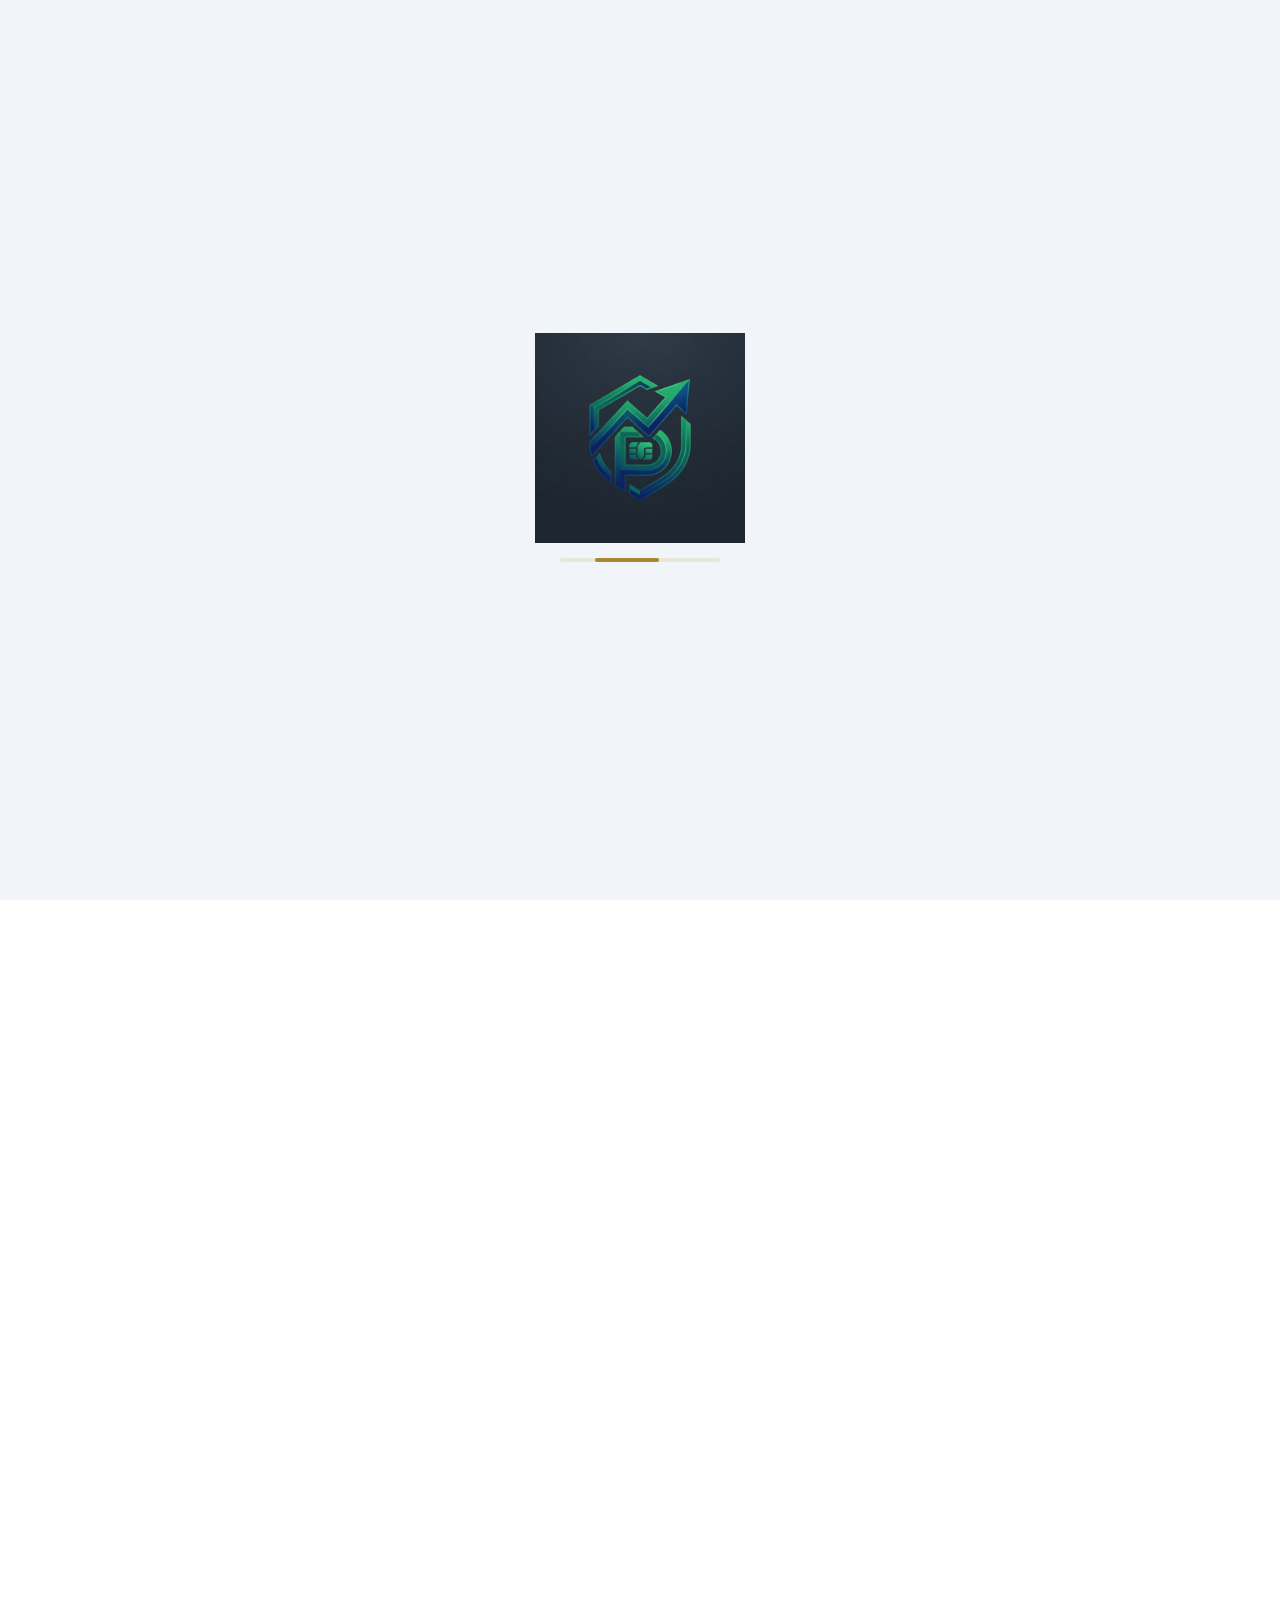
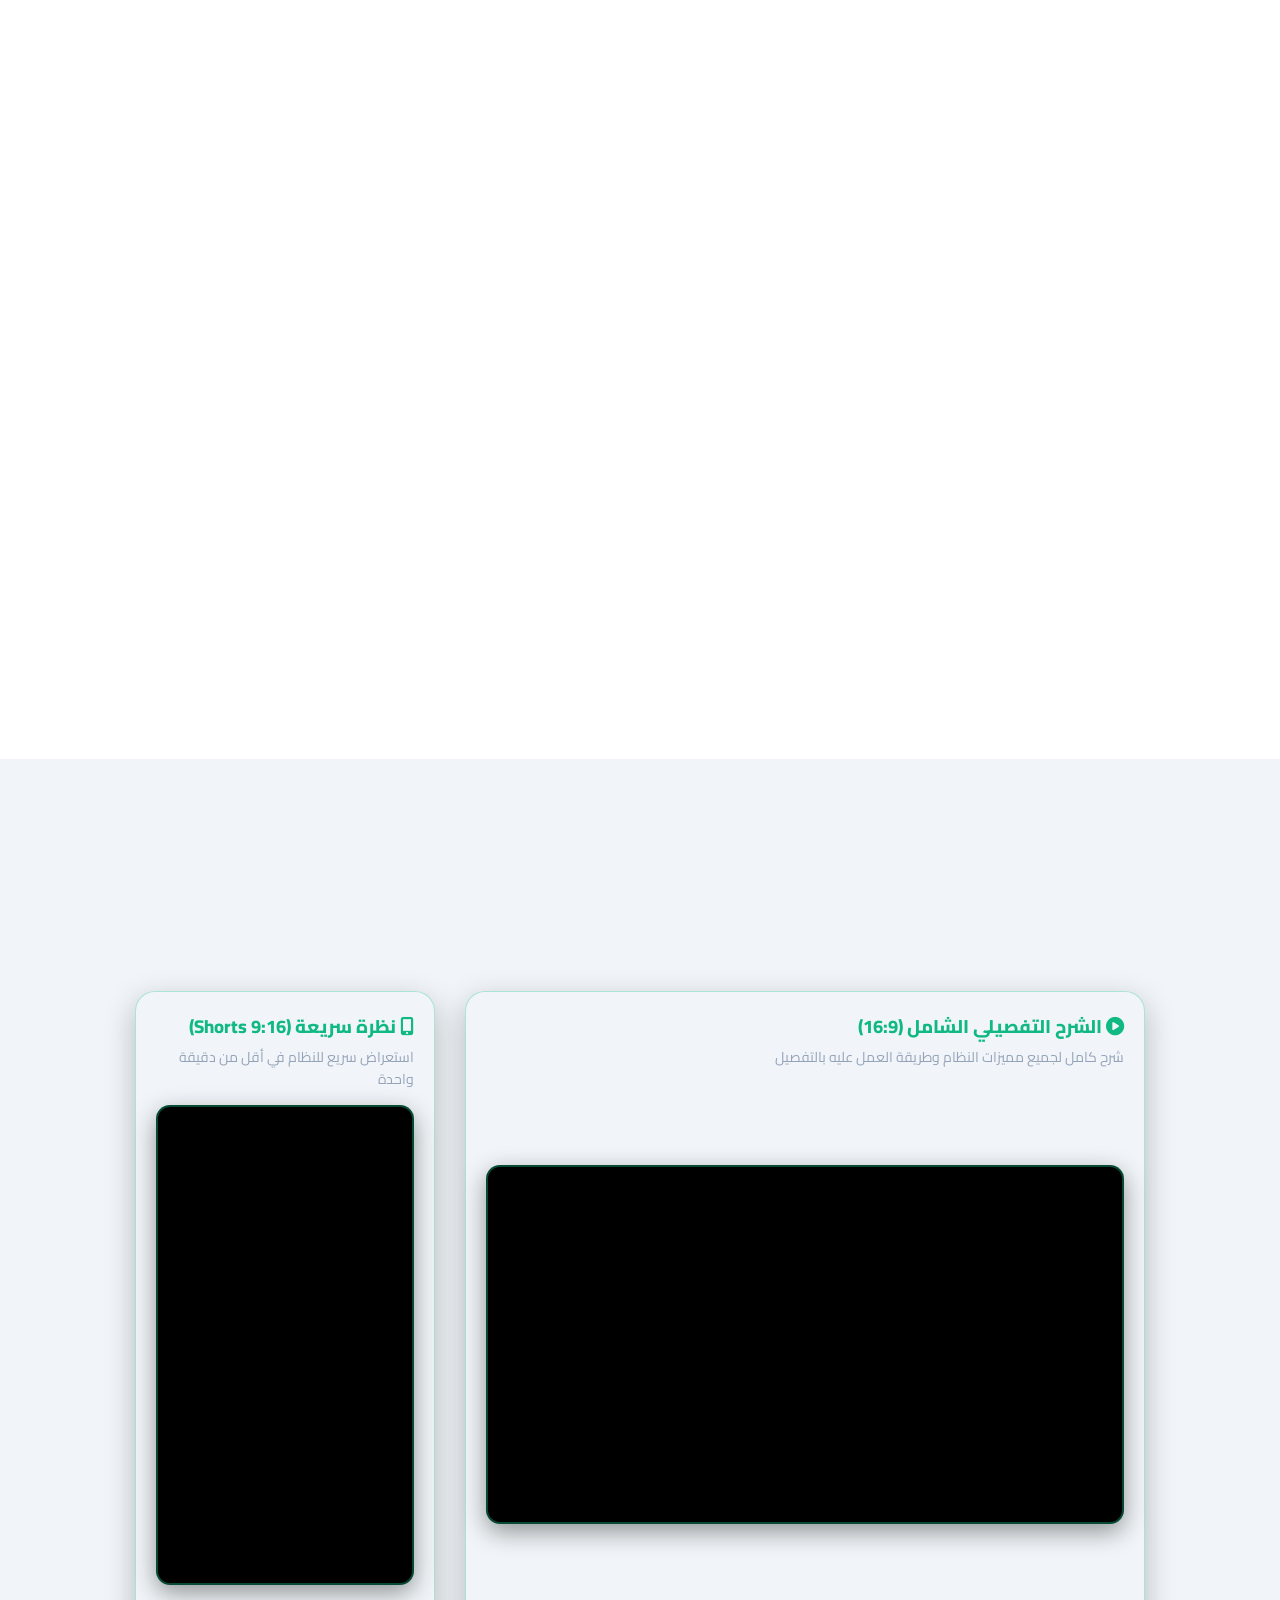
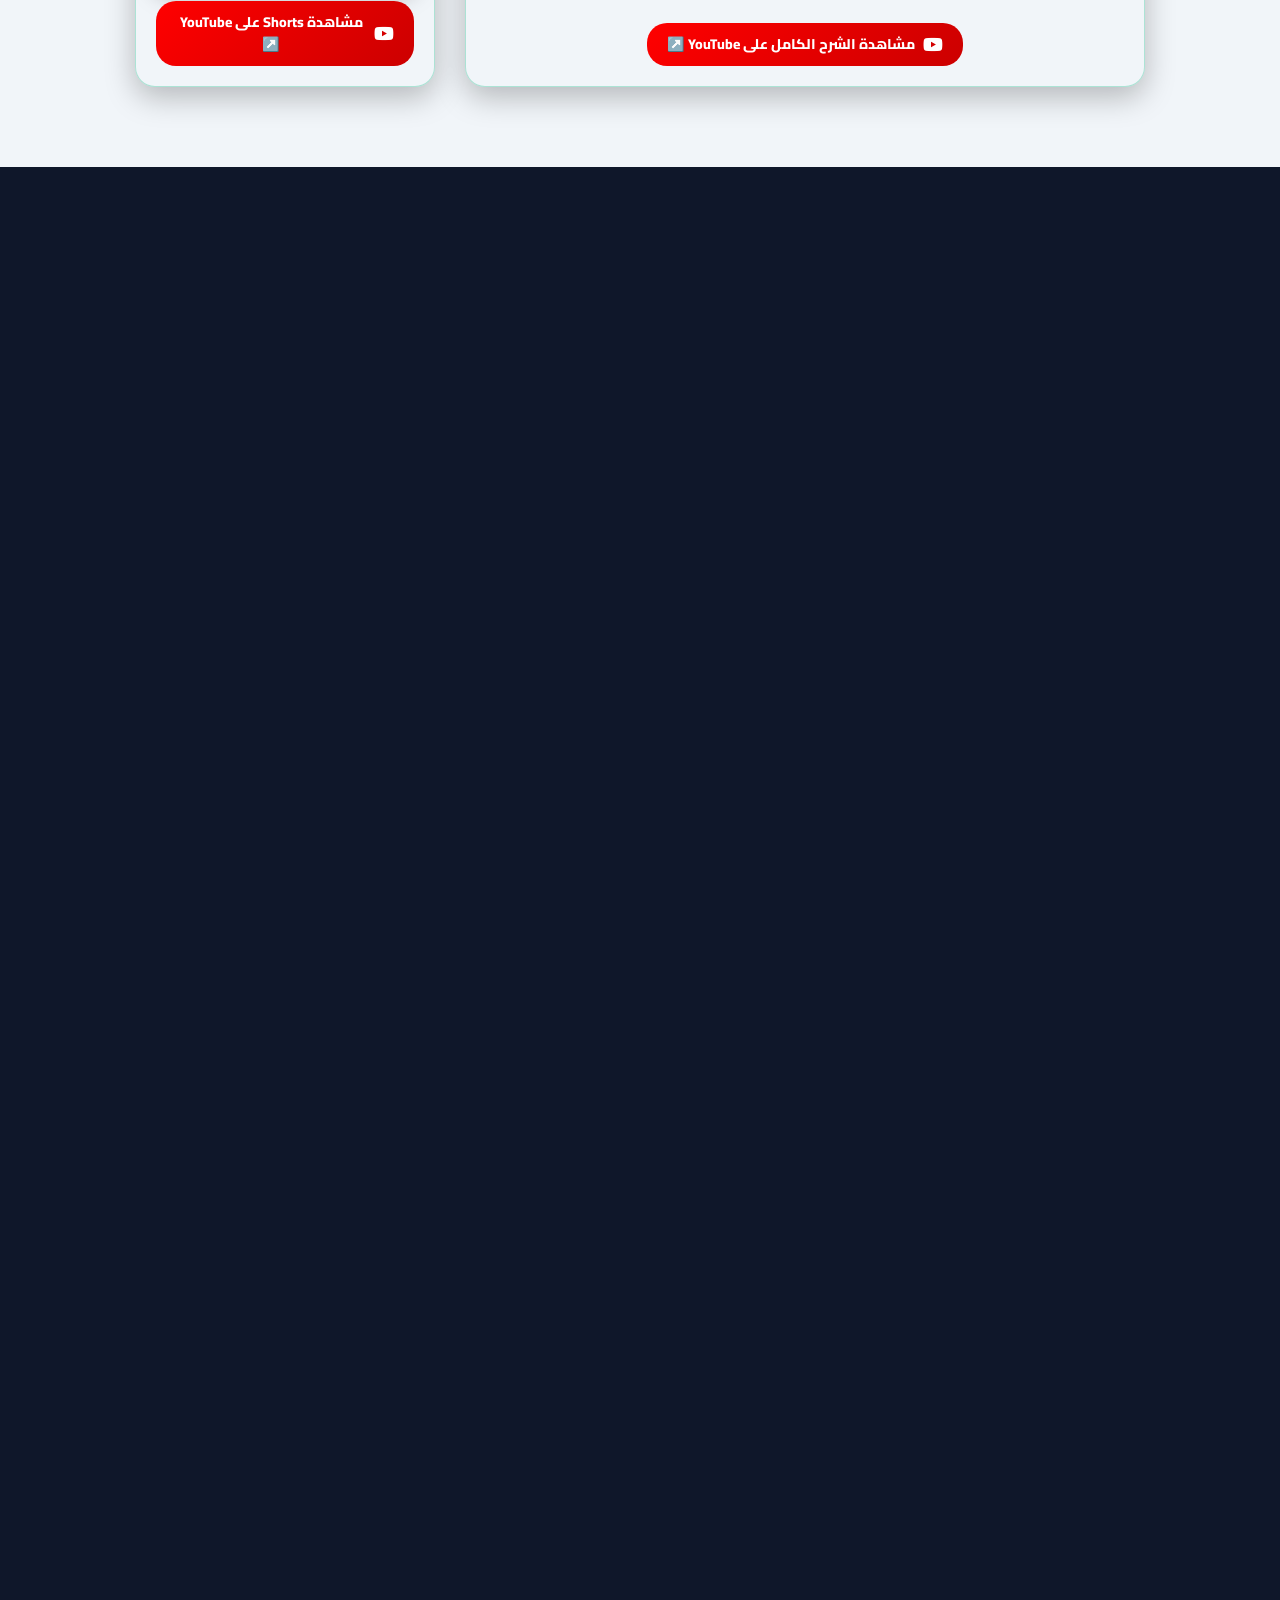
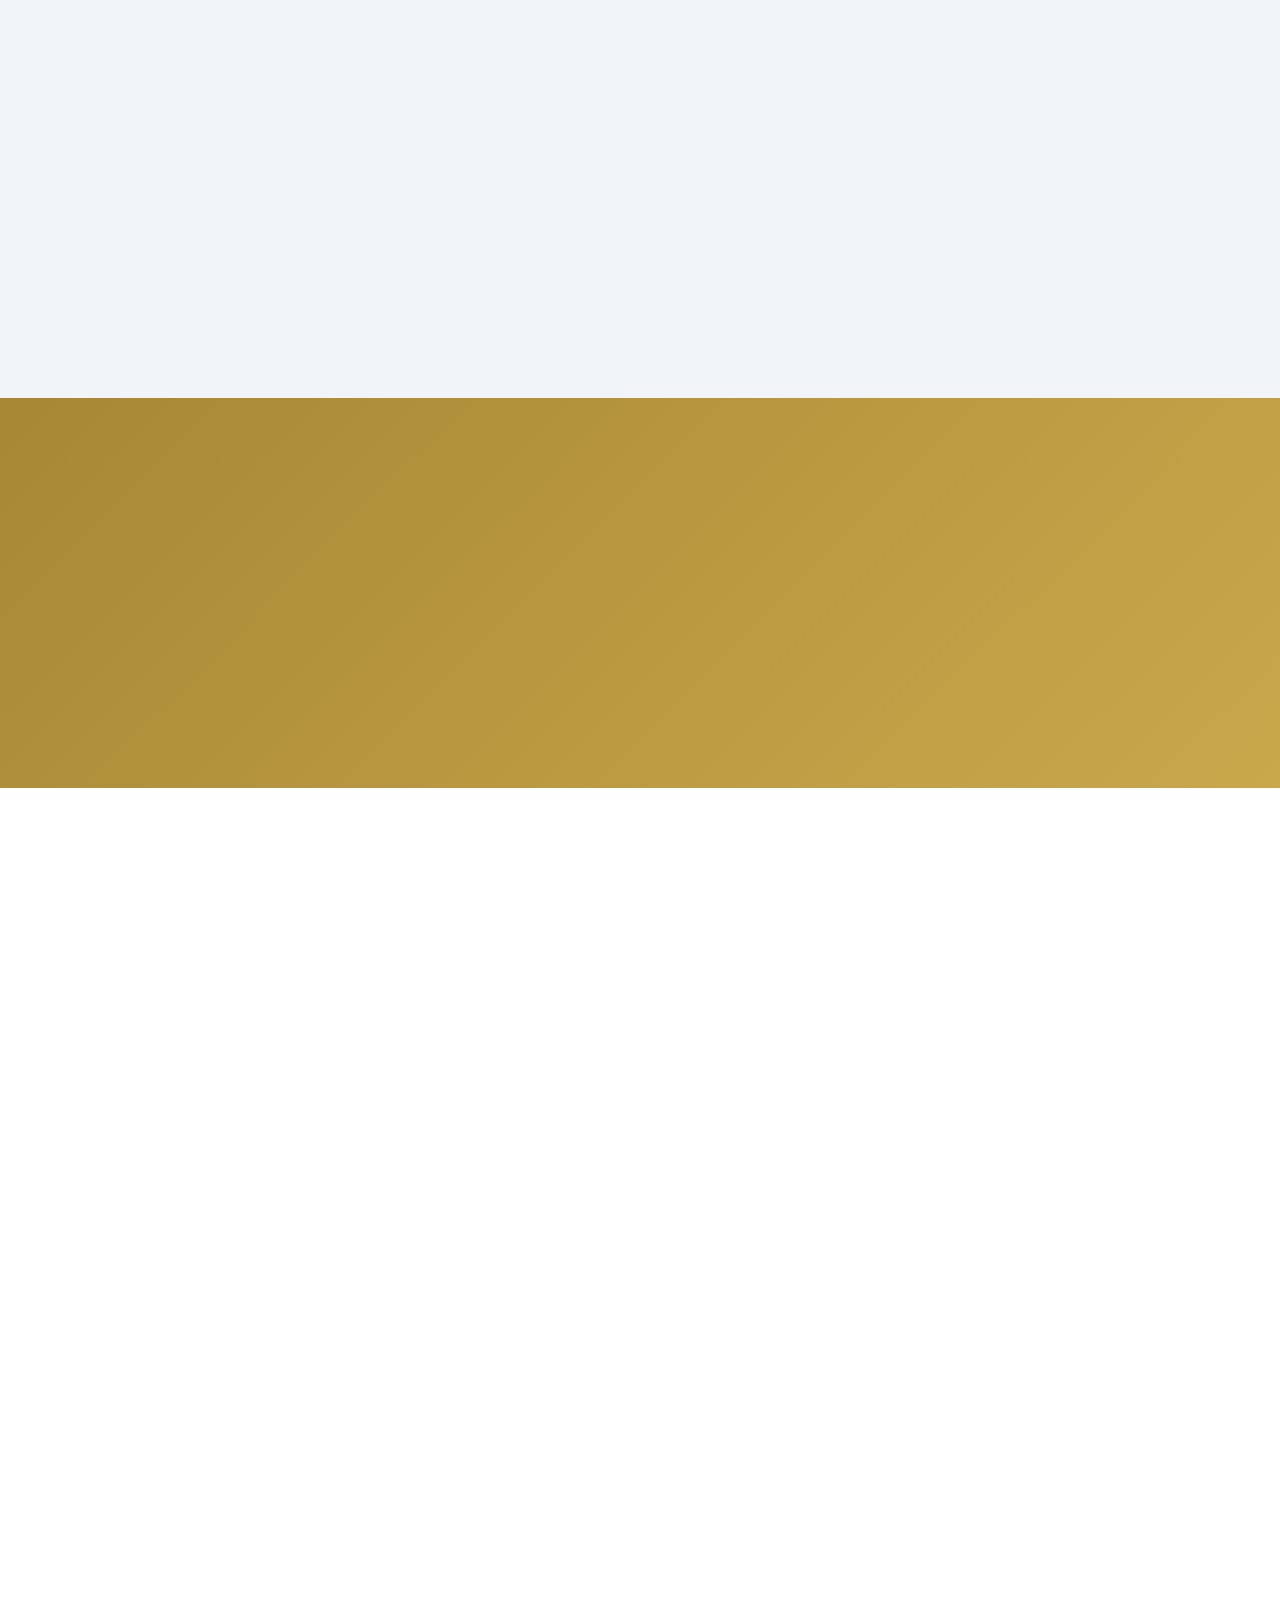
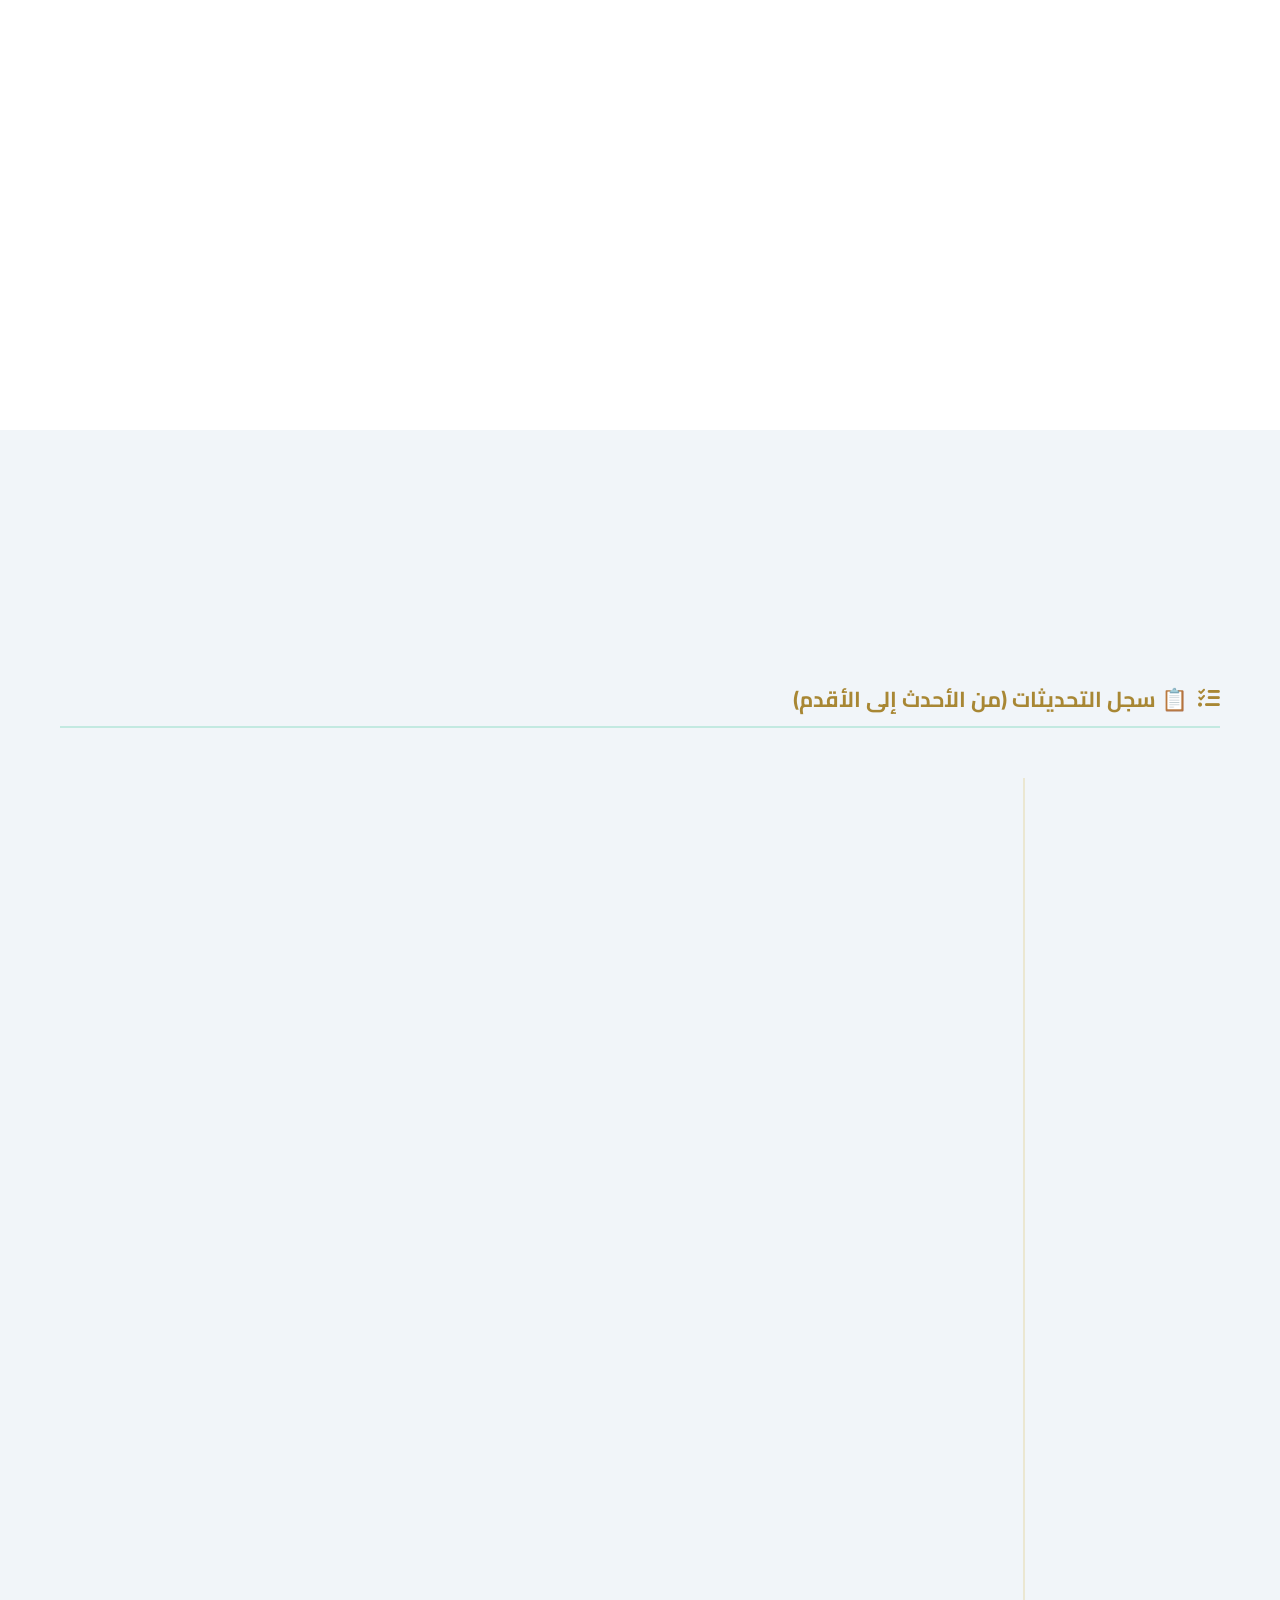
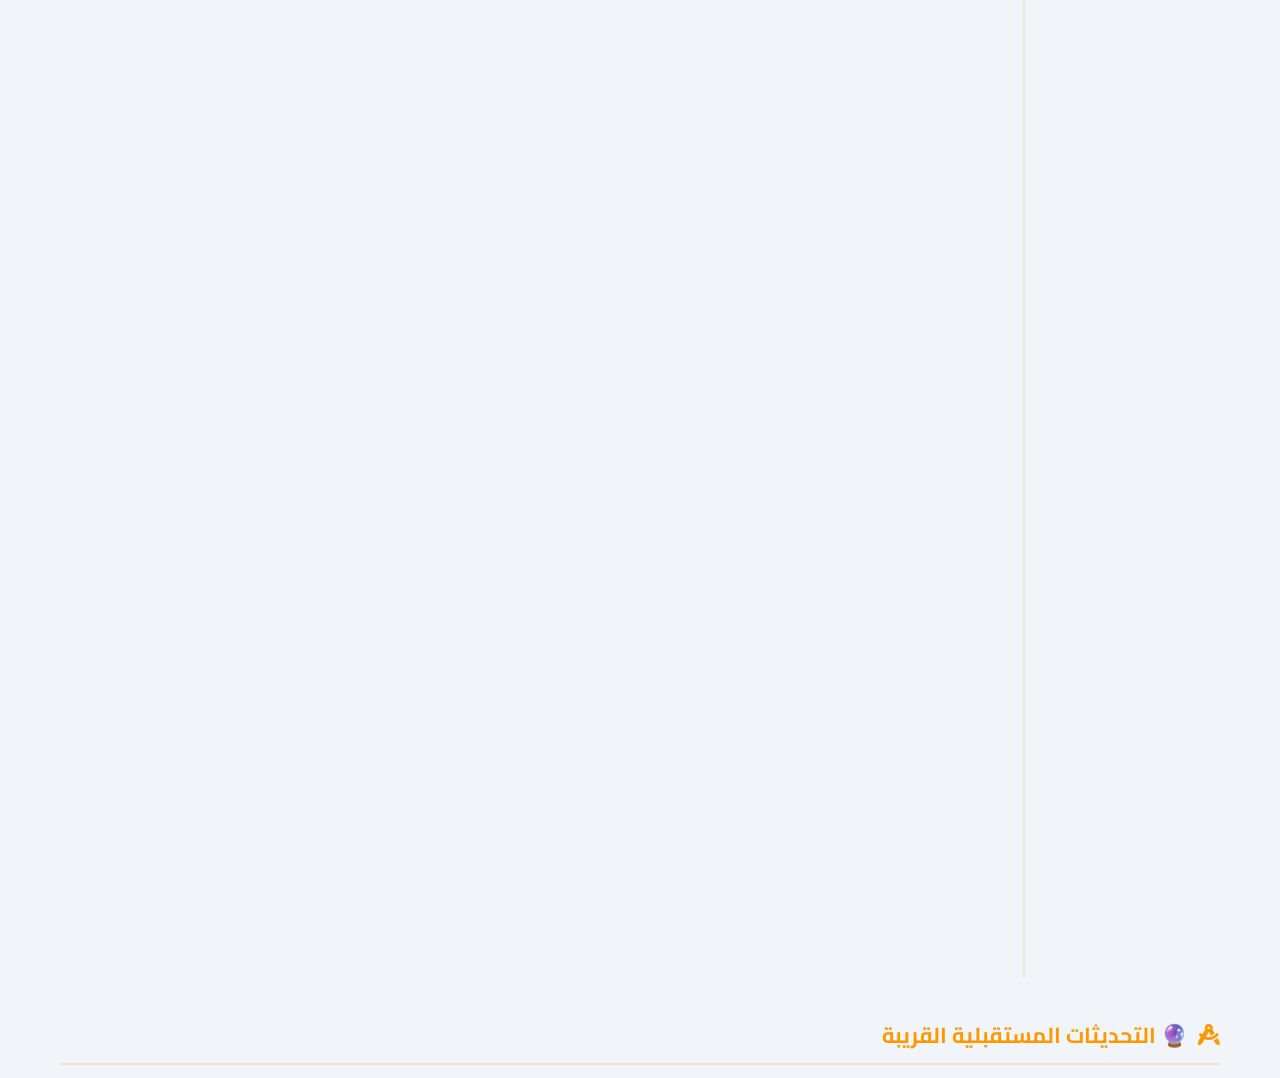
<file: index.html>
<!DOCTYPE html>
<html lang="ar" dir="rtl">

<head>
    <meta charset="UTF-8">
    <meta name="viewport" content="width=device-width, initial-scale=1.0">
    <title>Bayan POS System | نظام بيان لإدارة الكاشير ونقاط البيع</title>
    <link rel="stylesheet" href="style.css?v=1.0.8">

    <!-- Preconnect for faster external resource loading -->
    <link rel="preconnect" href="https://fonts.googleapis.com">
    <link rel="preconnect" href="https://fonts.gstatic.com" crossorigin>
    <link rel="preconnect" href="https://cdnjs.cloudflare.com">

    <!-- Google Fonts: non-blocking load -->
    <link rel="preload" href="https://fonts.googleapis.com/css2?family=Cairo:wght@400;600;800;900&display=swap" as="style" onload="this.onload=null;this.rel='stylesheet'">
    <noscript><link rel="stylesheet" href="https://fonts.googleapis.com/css2?family=Cairo:wght@400;600;800;900&display=swap"></noscript>

    <!-- Font Awesome: non-blocking load -->
    <link rel="preload" href="https://cdnjs.cloudflare.com/ajax/libs/font-awesome/6.4.0/css/all.min.css" as="style" onload="this.onload=null;this.rel='stylesheet'">
    <noscript><link rel="stylesheet" href="https://cdnjs.cloudflare.com/ajax/libs/font-awesome/6.4.0/css/all.min.css"></noscript>

    <!-- Preload critical logo image -->
    <link rel="preload" href="images/bayan_logo.png" as="image">

    <!-- Google tag (gtag.js) -->
    <script async src="https://www.googletagmanager.com/gtag/js?id=G-M8Q3DVTP42"></script>
    <script>
        window.dataLayer = window.dataLayer || [];
        function gtag() { dataLayer.push(arguments); }
        gtag('js', new Date());

        gtag('config', 'G-M8Q3DVTP42');
    </script>
</head>

<body>

    <!-- Preloader -->
    <div class="preloader" id="preloader">
        <div class="loader-content">
            <img src="images/bayan_logo.png" alt="Bayan POS Logo" class="loader-logo">
            <div class="loader-bar"></div>
        </div>
    </div>

    <!-- Navbar -->
    <nav class="navbar">
        <div class="container nav-container">
            <div class="logo">
                <img src="images/bayan_logo.png" alt="شعار بيان" class="nav-logo-img">
                <span dir="ltr">Bayan <span>POS</span></span>
            </div>
            <ul class="nav-links">
                <li><a href="#features">المميزات</a></li>
                <li><a href="#screens">صور البرنامج</a></li>
                <li><a href="#demo">فيديو الشرح 🎥</a></li>
                <li><a href="#pricing">الباقات والأسعار</a></li>
                <li><a href="#faq">الأسئلة الشائعة</a></li>
                <li><a href="#roadmap">مراحل التطوير</a></li>
                <li><a href="#contact">التواصل</a></li>
            </ul>
            <div class="nav-actions">
                <button id="themeToggle" class="theme-toggle-btn" title="تغيير وضع الإضاءة">
                    <i class="fa-solid fa-moon"></i>
                </button>
                <div class="mobile-menu-btn">
                    <i class="fa-solid fa-bars"></i>
                </div>
            </div>
        </div>
    </nav>

    <!-- Hero Section -->
    <header class="hero" id="home">
        <div class="container hero-container">
            <div class="hero-content">
                <div class="hero-badge-v2">
                    <div class="badge-chip">
                        <span class="chip-dot"></span>
                        <span>تحديث جديد v1.0.8</span>
                    </div>
                    <span class="badge-text">النسخة المستقرة متاحة الآن 🚀</span>
                    <span class="badge-date"><i class="fa-regular fa-clock"></i> 16/8/2026</span>
                </div>
                <h1><span class="gold-title">نظام كاشير وإدارة أعمال</span> <span>متكامل واحترافي</span></h1>
                <p>إدارة مبيعاتك، مخازنك، حسابات الموردين والعملاء، وتقارير أرباحك في مكان واحد. Bayan POS هو خيارك
                    الأمثل لتنمية نشاطك التجاري بكل سهولة وسرعة.</p>
                <div class="hero-buttons">
                    <a href="https://github.com/ehabamr062-ux/Bayan-Pos-System/releases/download/v1.0.8/Bayan.POS.Setup.1.0.8.exe" class="btn-primary btn-large btn-purple-glow download-btn" data-platform="windows" style="display: inline-flex; align-items: center; gap: 14px; padding: 14px 28px; border-radius: 14px; box-shadow: 0 10px 30px rgba(16, 185, 129, 0.35);">
                        <i class="fa-solid fa-download" style="font-size: 1.4rem;"></i>
                        <div style="display: flex; flex-direction: column; text-align: right; line-height: 1.3;">
                            <span style="font-weight: 900; font-size: 1.1rem;">تحميل نسخة الويندوز المستقرة 💻</span>
                            <span style="font-size: 0.82rem; font-weight: 800; color: #fbbf24; display: flex; align-items: center; gap: 6px;">
                                حجم البرنامج: 82.3 ميجابايت • v1.0.8
                            </span>
                        </div>
                    </a>
                </div>
            </div>
            <div class="hero-image">
                <div class="glass-mockup promo-banner">
                    <img src="images/dashboard_new.png" alt="Bayan POS Dashboard">
                </div>
            </div>
        </div>
    </header>

    <!-- Features Section -->
    <section class="features" id="features">
        <div class="container">
            <div class="section-title">
                <h2>لماذا تختار <span>Bayan POS</span>؟</h2>
                <p>كل ما تحتاجه لإدارة نشاطك التجاري بدقة وبدون تعقيد</p>
            </div>
            <div class="features-grid">
                <div class="feature-card">
                    <div class="icon-wrapper"><i class="fa-solid fa-cash-register"></i></div>
                    <h3>مبيعات سريعة وسلسة</h3>
                    <p>شاشة بيع ذكية وسريعة الاستجابة تمكنك من تسجيل طلباتك وإتمام عمليات البيع في ثوانٍ معدودة، حتى في
                        أوقات الذروة.</p>
                </div>
                <div class="feature-card">
                    <div class="icon-wrapper"><i class="fa-solid fa-boxes-stacked"></i></div>
                    <h3>إدارة مخزون دقيقة</h3>
                    <p>تتبع دقيق لحركة الأصناف، تنبيهات بالنواقص، وتقارير جرد شاملة تضمن لك عدم توقف عملك أو فقدان أي
                        بضاعة.</p>
                </div>
                <div class="feature-card">
                    <div class="icon-wrapper"><i class="fa-solid fa-users"></i></div>
                    <h3>إدارة العملاء والموردين</h3>
                    <p>سجل شامل لبيانات عملائك ومورديك، متابعة الديون، وتسديد الدفعات مع كشوف حساب تفصيلية لكل جهة.</p>
                </div>
                <div class="feature-card">
                    <div class="icon-wrapper"><i class="fa-solid fa-chart-pie"></i></div>
                    <h3>تقارير ذكية وشاملة</h3>
                    <p>احصل على تقارير تفصيلية عن الأرباح والمصروفات وصافي الدخل لتتمكن من اتخاذ القرارات الصحيحة لنمو
                        عملك.</p>
                </div>
                <div class="feature-card">
                    <div class="icon-wrapper"><i class="fa-solid fa-print"></i></div>
                    <h3>طباعة فواتير احترافية</h3>
                    <p>دعم لكافة أنواع طابعات الكاشير، مع تصميمات فواتير أنيقة يمكن تخصيصها لتشمل شعار متجرك وبياناتك.
                    </p>
                </div>
                <div class="feature-card">
                    <div class="icon-wrapper"><i class="fa-solid fa-shield-halved"></i></div>
                    <h3>نظام صلاحيات آمن</h3>
                    <p>حدد صلاحيات كل موظف بدقة (مدير، كاشير، محاسب) مع نظام ورديات يحسب عجز أو زيادة النقدية لكل
                        مستخدم.</p>
                </div>
                <div class="feature-card">
                    <div class="icon-wrapper"><i class="fa-solid fa-cloud-arrow-up"></i></div>
                    <h3>النسخ الاحتياطي</h3>
                    <p>تأمين كامل لبياناتك ومبيعاتك من خلال نظام نسخ احتياطي تلقائي يضمن عدم فقدان أي معلومة مهما حدث
                        لجهازك.</p>
                </div>
                <div class="feature-card">
                    <div class="icon-wrapper"><i class="fa-solid fa-robot"></i></div>
                    <h3>مساعد الذكاء الاصطناعي <span
                            style="font-size: 0.8rem; background: rgba(255,152,0,0.1); color: #ff9800; padding: 2px 8px; border-radius: 10px; vertical-align: middle;">قريباً</span>
                    </h3>
                    <p>استفد من قوة الذكاء الاصطناعي في تحليل مبيعاتك ونشاطك، وتوقع المنتجات الأكثر طلباً لزيادة أرباحك
                        وتوجيه قراراتك.</p>
                </div>
                <div class="feature-card">
                    <div class="icon-wrapper"><i class="fa-solid fa-vault"></i></div>
                    <h3>إدارة المصروفات والخزينة</h3>
                    <p>تسجيل دقيق لكافة مصروفاتك اليومية والشهرية، مع متابعة لحظية لرصيد الخزينة وحركة الأموال الواردة
                        والصادرة.</p>
                </div>
                <div class="feature-card">
                    <div class="icon-wrapper"><i class="fa-solid fa-barcode"></i></div>
                    <h3>دعم وطباعة الباركود</h3>
                    <p>توليد تلقائي للباركود للأصناف، مع إمكانية طباعة ملصقات الباركود بمقاسات مختلفة لتسهيل وتسريع
                        عملية البيع.</p>
                </div>
                <div class="feature-card">
                    <div class="icon-wrapper"><i class="fa-solid fa-file-invoice-dollar"></i></div>
                    <h3>دعم ضريبة القيمة المضافة</h3>
                    <p>حساب تلقائي للضرائب على الفواتير، مع استخراج تقارير ضريبية دقيقة لتسهيل تقديم إقراراتك الضريبية.
                    </p>
                </div>
                <div class="feature-card">
                    <div class="icon-wrapper"><i class="fa-solid fa-rotate-left"></i></div>
                    <h3>إدارة المرتجعات بسهولة</h3>
                    <p>معالجة سريعة لمرتجعات العملاء واستبدال الأصناف مع تسوية الحسابات والمخزن تلقائياً وبكل دقة.</p>
                </div>

            </div>
        </div>
    </section>

    <!-- Video Demo Section -->
    <section class="video-demo" id="demo">
        <div class="container">
            <div class="section-title">
                <h2>شاهد <span>البرنامج</span> عملياً</h2>
                <p>تعرف على مدى سهولة وسرعة استخدام نظام Bayan POS من خلال الشرح التفصيلي أو الفيديو السريع</p>
            </div>
            
            <div class="video-grid-container" style="display: flex; gap: 30px; align-items: stretch; justify-content: center; flex-wrap: wrap;">
                <!-- Full Video Demo (16:9) -->
                <div class="video-card-item" style="flex: 1 1 500px; max-width: 680px; background: rgba(255,255,255,0.03); border: 1.5px solid rgba(16,185,129,0.3); border-radius: 20px; padding: 20px; box-shadow: 0 10px 30px rgba(0,0,0,0.25); display: flex; flex-direction: column; justify-content: space-between;">
                    <div style="margin-bottom: 14px; text-align: right;">
                        <h3 style="color: #10b981; font-size: 1.15rem; font-weight: 800; margin-bottom: 4px;"><i class="fa-solid fa-play-circle"></i> الشرح التفصيلي الشامل (16:9)</h3>
                        <p style="font-size: 0.88rem; color: #94a3b8; margin: 0;">شرح كامل لجميع مميزات النظام وطريقة العمل عليه بالتفصيل</p>
                    </div>
                    <div style="width: 100%; aspect-ratio: 16/9; border-radius: 14px; overflow: hidden; background: #000; border: 2px solid rgba(16,185,129,0.4); box-shadow: 0 8px 25px rgba(0,0,0,0.4);">
                        <iframe src="https://www.youtube-nocookie.com/embed/9NU7fdVsjJ8?rel=0" title="Bayan POS Full Demo" frameborder="0"
                            allow="accelerometer; autoplay; clipboard-write; encrypted-media; gyroscope; picture-in-picture; web-share"
                            referrerpolicy="strict-origin-when-cross-origin"
                            style="width: 100%; height: 100%; border: none;"
                            allowfullscreen></iframe>
                    </div>
                    <div style="text-align: center; margin-top: 16px;">
                        <a href="https://youtu.be/9NU7fdVsjJ8?si=pAj7XFbAXmZ1OMhV" target="_blank" style="display: inline-flex; align-items: center; gap: 8px; font-size: 0.88rem; font-weight: 800; padding: 10px 20px; border-radius: 20px; background: linear-gradient(135deg, #ff0000, #cc0000); color: #ffffff; text-decoration: none; transition: 0.3s;">
                            <i class="fa-brands fa-youtube" style="font-size: 1.1rem;"></i> مشاهدة الشرح الكامل على YouTube ↗️
                        </a>
                    </div>
                </div>

                <!-- Shorts Video Demo (9:16) -->
                <div class="video-card-item" style="flex: 0 1 300px; width: 100%; max-width: 320px; background: rgba(255,255,255,0.03); border: 1.5px solid rgba(16,185,129,0.3); border-radius: 20px; padding: 20px; box-shadow: 0 10px 30px rgba(0,0,0,0.25); display: flex; flex-direction: column; justify-content: space-between;">
                    <div style="margin-bottom: 14px; text-align: right;">
                        <h3 style="color: #10b981; font-size: 1.15rem; font-weight: 800; margin-bottom: 4px;"><i class="fa-solid fa-mobile-screen-button"></i> نظرة سريعة (Shorts 9:16)</h3>
                        <p style="font-size: 0.88rem; color: #94a3b8; margin: 0;">استعراض سريع للنظام في أقل من دقيقة واحدة</p>
                    </div>
                    <div style="width: 100%; height: 480px; border-radius: 14px; overflow: hidden; background: #000; border: 2px solid rgba(16,185,129,0.4); box-shadow: 0 8px 25px rgba(0,0,0,0.4); margin: 0 auto;">
                        <iframe src="https://www.youtube-nocookie.com/embed/fXkhsaGkCoE?rel=0" title="Bayan POS Shorts Demo" frameborder="0"
                            allow="accelerometer; autoplay; clipboard-write; encrypted-media; gyroscope; picture-in-picture; web-share"
                            referrerpolicy="strict-origin-when-cross-origin"
                            style="width: 100%; height: 100%; border: none;"
                            allowfullscreen></iframe>
                    </div>
                    <div style="text-align: center; margin-top: 16px;">
                        <a href="https://youtube.com/shorts/fXkhsaGkCoE" target="_blank" style="display: inline-flex; align-items: center; gap: 8px; font-size: 0.88rem; font-weight: 800; padding: 10px 20px; border-radius: 20px; background: linear-gradient(135deg, #ff0000, #cc0000); color: #ffffff; text-decoration: none; transition: 0.3s;">
                            <i class="fa-brands fa-youtube" style="font-size: 1.1rem;"></i> مشاهدة Shorts على YouTube ↗️
                        </a>
                    </div>
                </div>
            </div>
        </div>
    </section>

    <!-- Screenshots Section -->
    <section class="screens" id="screens">
        <div class="container">
            <div class="section-title">
                <h2>نظرة داخل <span>البرنامج</span></h2>
                <p>تصميم عصري يريح العين ويسهل العمل اليومي (10 صور من داخل التطبيق)</p>
            </div>
            <div class="screens-grid">
                <div class="screen-card">
                    <img src="images/login_screen.png" alt="شاشة تسجيل الدخول الآمنة">
                    <div class="screen-info">
                        <h4>شاشة تسجيل الدخول الآمنة</h4>
                        <p>واجهة دخول ذكية وسلسة تتيح اختيار المستخدم والفرع والتحويل بين الخصائص الأمنية.</p>
                    </div>
                </div>
                <div class="screen-card">
                    <img src="images/dashboard_new.png" alt="لوحة التحكم الرئيسية (Dashboard)">
                    <div class="screen-info">
                        <h4>لوحة التحكم الرئيسية</h4>
                        <p>وصول سريع وفوري لجميع عمليات البيع، الصرف، القبض، الجرد، وإدارة مبيعاتك اليومية.</p>
                    </div>
                </div>
                <div class="screen-card">
                    <img src="images/inventory_details.png" alt="أرصدة المخازن التفصيلية">
                    <div class="screen-info">
                        <h4>أرصدة المخازن التفصيلية</h4>
                        <p>متابعة فورية للكميات والقيم المالية في كافة الفروع بلمحة واحدة</p>
                    </div>
                </div>
                <div class="screen-card">
                    <img src="images/item_inquiry.png" alt="استعلام الأصناف">
                    <div class="screen-info">
                        <h4>استعلام سريع وذكي للأصناف</h4>
                        <p>بحث لحظي برقم الباركود أو الاسم مع تفاصيل الأسعار وتوزيع الكميات</p>
                    </div>
                </div>
                <div class="screen-card">
                    <img src="images/cash_in.png" alt="إذن قبض نقدية">
                    <div class="screen-info">
                        <h4>سندات القبض النقدية</h4>
                        <p>إدارة المدفوعات المستلمة من العملاء وحسابات الذمم بكل دقة</p>
                    </div>
                </div>
                <div class="screen-card">
                    <img src="images/cash_out.png" alt="إذن صرف نقدية">
                    <div class="screen-info">
                        <h4>سندات الصرف والمصروفات</h4>
                        <p>تسجيل المصروفات والمدفوعات للموردين بشكل مفصل ومحاسبي</p>
                    </div>
                </div>
                <div class="screen-card">
                    <img src="images/adjustments.png" alt="تسوية الجرد">
                    <div class="screen-info">
                        <h4>تسويات الجرد الدقيقة</h4>
                        <p>أدوات متقدمة لتسوية العجز والزيادة وضبط أرصدة المخازن</p>
                    </div>
                </div>
                <div class="screen-card">
                    <img src="images/daily_report.png" alt="تقرير الحركة اليومية">
                    <div class="screen-info">
                        <h4>تقرير الحركة اليومية</h4>
                        <p>ملخص شامل للإيرادات، المصروفات، وصافي الأرباح في نهاية اليوم</p>
                    </div>
                </div>
                <div class="screen-card">
                    <img src="images/ai_assistant.png" alt="مساعد الذكاء الاصطناعي">
                    <div class="screen-info">
                        <h4>مساعد بيان الذكي (AI) <span
                                style="font-size: 0.8rem; opacity: 0.8; color: var(--accent-color);">(قريباً)</span>
                        </h4>
                        <p>تحليل ذكي لبياناتك ومبيعاتك لتوجيه قراراتك لزيادة الأرباح</p>
                    </div>
                </div>
                <div class="screen-card">
                    <img src="images/accounts.png" alt="إدارة حسابات العملاء والموردين">
                    <div class="screen-info">
                        <h4>إدارة العملاء والموردين</h4>
                        <p>كشوف حساب تفصيلية، أرصدة دائنة ومدينة، وإدارة شاملة للديون</p>
                    </div>
                </div>
            </div>
        </div>
    </section>

    <!-- Pricing Section -->
    <section class="pricing" id="pricing">
        <div class="container">
            <div class="section-title">
                <h2>الباقات <span>والأسعار</span></h2>
                <p>اختر الباقة التي تناسب حجم وطبيعة عملك</p>
            </div>
            <div class="pricing-grid">
                <div class="price-card">
                    <div class="plan-name">🌱 النسخة التجريبية</div>
                    <div class="plan-price">مجاناً<span>0 ج.م</span></div>
                    <ul class="plan-features">
                        <li><i class="fa-solid fa-check"></i> جميع أقسام البرنامج تعمل</li>
                        <li><i class="fa-solid fa-check"></i> استخدام حتى 200 فاتورة</li>
                        <li><i class="fa-solid fa-check"></i> بدون الحاجة لتفعيل مسبق</li>
                        <li><i class="fa-solid fa-check"></i> تجربة عملية كاملة قبل الشراء</li>
                    </ul>
                    <a href="#download" class="btn-secondary outline">حمل النسخة وجربها</a>
                </div>
                <div class="price-card">
                    <div class="plan-name">🌱 الباقة الشهرية</div>
                    <div class="plan-price">100<span>ج.م / شهرياً</span></div>
                    <ul class="plan-features">
                        <li><i class="fa-solid fa-check"></i> إدارة مبيعات ومشتريات احترافية</li>
                        <li><i class="fa-solid fa-check"></i> عدد فواتير غير محدود ♾️</li>
                        <li><i class="fa-solid fa-check"></i> نظام مخازن وحسابات متكامل</li>
                        <li
                            style="font-weight: bold; color: #ff9800; background: rgba(255,152,0,0.1); padding: 5px 10px; border-radius: 8px;">
                            <i class="fa-solid fa-check" style="color: #ff9800;"></i> ✨ ميزة الذكاء الاصطناعي 🤖 <span
                                style="font-size: 0.8rem; background: #ff9800; color: #fff; padding: 2px 6px; border-radius: 5px;">قريباً</span>
                        </li>
                        <li><i class="fa-solid fa-check"></i> دعم فني وتحديثات مستمرة</li>
                    </ul>
                    <a href="#download" class="btn-secondary outline">اشترك الآن</a>
                </div>
                <div class="price-card">
                    <div class="plan-name">🚀 الباقة السنوية</div>
                    <div class="plan-price">1000<span>ج.م / سنوياً</span></div>
                    <ul class="plan-features">
                        <li><i class="fa-solid fa-check"></i> كافة مميزات الباقة الأساسية</li>
                        <li><i class="fa-solid fa-check"></i> عدد فواتير غير محدود ♾️</li>
                        <li
                            style="font-weight: bold; color: #ff9800; background: rgba(255,152,0,0.1); padding: 5px 10px; border-radius: 8px;">
                            <i class="fa-solid fa-check" style="color: #ff9800;"></i> ✨ ميزة الذكاء الاصطناعي 🤖 <span
                                style="font-size: 0.8rem; background: #ff9800; color: #fff; padding: 2px 6px; border-radius: 5px;">قريباً</span>
                        </li>
                        <li><i class="fa-solid fa-check"></i> نسخ احتياطي تلقائي</li>
                        <li><i class="fa-solid fa-check"></i> 💰 خصم مميز: وفر أكثر من 200 جنيه!</li>
                    </ul>
                    <a href="#download" class="btn-primary">اشترك الآن</a>
                </div>
                <div class="price-card">
                    <div class="plan-name">👑 الباقة مدى الحياة</div>
                    <div class="plan-price"><span style="text-decoration: line-through; color: #94a3b8; font-size: 1.2rem; margin-left: 8px;">2500</span>2000<span>ج.م / مـدى الحـيـاة</span></div>
                    <ul class="plan-features">
                        <li><i class="fa-solid fa-check"></i> امتلاك البرنامج للأبد (بدون اشتراك)</li>
                        <li><i class="fa-solid fa-check"></i> عدد فواتير غير محدود ♾️</li>
                        <li
                            style="font-weight: bold; color: #ff9800; background: rgba(255,152,0,0.1); padding: 5px 10px; border-radius: 8px;">
                            <i class="fa-solid fa-check" style="color: #ff9800;"></i> ✨ ميزة الذكاء الاصطناعي 🤖 <span
                                style="font-size: 0.8rem; background: #ff9800; color: #fff; padding: 2px 6px; border-radius: 5px;">قريباً</span>
                        </li>
                        <li><i class="fa-solid fa-check"></i> دعم فني شامل مدى الحياة</li>
                        <li><i class="fa-solid fa-check"></i> ⚡ "اشتري دماغك": مرة واحدة وللأبد!</li>
                    </ul>
                    <a href="#download" class="btn-secondary outline">اشترك الآن</a>
                </div>
            </div>
        </div>
    </section>

    <!-- Download CTA -->
    <section class="download-cta" id="download">
        <div class="container">
            <div class="cta-content">
                <h2>هل أنت مستعد لنقل نشاطك لمستوى آخر؟</h2>
                <p>حمل النسخة الآن وابدأ في إدارة عملك باحترافية تامة. متاح للكمبيوتر وأنظمة الويندوز.</p>
                <div class="cta-buttons" style="display: flex; gap: 20px; justify-content: center; flex-wrap: wrap;">
                    <a href="https://github.com/ehabamr062-ux/Bayan-Pos-System/releases/download/v1.0.8/Bayan.POS.Setup.1.0.8.exe" class="btn-primary btn-large download-btn" data-platform="windows"
                        style="background: linear-gradient(135deg, #0078D7, #005a9e); border: 1.5px solid #00a4ef; display: inline-flex; align-items: center; gap: 14px; padding: 14px 28px; border-radius: 14px; box-shadow: 0 10px 30px rgba(0, 120, 215, 0.4);">
                        <i class="fa-brands fa-windows" style="font-size: 1.6rem; color: #ffffff;"></i>
                        <div style="display: flex; flex-direction: column; text-align: right; line-height: 1.3;">
                            <span style="font-weight: 900; font-size: 1.1rem; color: #ffffff;">تحميل لنظام ويندوز 💻</span>
                            <span style="font-size: 0.82rem; font-weight: 800; color: #fbbf24; display: flex; align-items: center; gap: 6px;">
                                حجم البرنامج: 82.3 ميجابايت • v1.0.8
                            </span>
                        </div>
                    </a>
                    <a href="https://ehabamr062-ux.github.io/Bayan-Pos-System-V1.0.8/" target="_blank" class="btn-primary btn-large download-btn" data-platform="pwa" id="pwaDownloadBtn"
                        style="background: linear-gradient(135deg, #065f46, #047857); border: 2px solid #10b981; display: inline-flex; align-items: center; gap: 14px; padding: 14px 28px; border-radius: 14px; box-shadow: 0 10px 30px rgba(16, 185, 129, 0.35); text-decoration: none; transition: 0.3s; cursor: pointer;"
                        onmouseover="this.style.transform='translateY(-2px)'" onmouseout="this.style.transform='none'">
                        <i class="fa-solid fa-mobile-screen-button" style="font-size: 1.8rem; color: #3DDC84;"></i>
                        <div style="text-align: right; line-height: 1.3;">
                            <div style="font-weight: 900; font-size: 1.15rem; color: #ffffff;">نسخة PWA (أندرويد / تابلت / ويندوز) 📱</div>
                            <div style="font-size: 0.82rem; color: #a7f3d0; font-weight: 800; margin-top: 2px;">يعمل على كل الأجهزة • أوفلاين 100% 🚀</div>
                        </div>
                    </a>
                </div>
            </div>
        </div>
    </section>

    <!-- FAQ Section -->
    <section class="faq" id="faq">
        <div class="container">
            <div class="section-title">
                <h2>الأسئلة <span>الشائعة</span></h2>
                <p>كل ما تريد معرفته عن نظام Bayan POS</p>
            </div>
            <div class="faq-list">
                <div class="faq-item highlight-faq"
                    style="border: 2px solid #10b981; background: rgba(16, 185, 129, 0.05); border-radius: 12px; margin-bottom: 15px;">
                    <div class="faq-question">
                        <h3 style="color: #10b981;">
                            <span>هل سأحتاج لإعادة تثبيت البرنامج أو دفع مبالغ إضافية للحصول على التحديثات؟</span>
                            <span class="badge-important" style="background: #10b981; color: white; padding: 3px 10px; border-radius: 10px; font-size: 0.8rem; display: inline-flex; align-items: center; width: max-content;">🔄 تحديث تلقائي</span>
                        </h3>
                        <i class="fa-solid fa-chevron-down"></i>
                    </div>
                    <div class="faq-answer">
                        <p style="font-size: 1rem; line-height: 1.7; color: #334155;"><strong>لا إطلاقاً، بمجرد استلامك
                                وتثبيتك لبرنامج بيان POS، ستتلقى التحديثات والتطويرات المستمرة مجاناً وتلقائياً مباشرة
                                داخل البرنامج كل شهر إلى شهر ونصف دون أي تدخل منك ودون الحاجة لإعادة التثبيت!</strong>
                        </p>
                    </div>
                </div>
                <div class="faq-item">
                    <div class="faq-question">
                        <h3>هل يعمل البرنامج بدون إنترنت؟</h3>
                        <i class="fa-solid fa-chevron-down"></i>
                    </div>
                    <div class="faq-answer">
                        <p>نعم بالتأكيد! يمكنك استخدام البرنامج وإتمام كافة عمليات البيع وإدارة المخزون بشكل كامل
                            (Offline) بدون الحاجة للاتصال بالإنترنت.</p>
                    </div>
                </div>
                <div class="faq-item">
                    <div class="faq-question">
                        <h3>هل يوجد نسخة تجريبية قبل الشراء؟</h3>
                        <i class="fa-solid fa-chevron-down"></i>
                    </div>
                    <div class="faq-answer">
                        <p>نعم، نوفر لك فترة تجريبية لتتمكن من استخدام البرنامج والتعرف على مميزاته ومدى ملاءمته لعملك
                            قبل اتخاذ قرار الشراء. لك الحق في استخدام 200 فاتورة كحد أقصى خلال الفترة التجريبية.</p>
                    </div>
                </div>
                <div class="faq-item">
                    <div class="faq-question">
                        <h3>ما هي أنواع الأنشطة التي يدعمها البرنامج؟</h3>
                        <i class="fa-solid fa-chevron-down"></i>
                    </div>
                    <div class="faq-answer">
                        <p>البرنامج مصمم ليكون مرناً ويناسب معظم الأنشطة التجارية مثل: السوبر ماركت، محلات الملابس،
                            المطاعم، المقاهي، الصيدليات، ومحلات الأجهزة والإلكترونيات.</p>
                    </div>
                </div>
                <div class="faq-item">
                    <div class="faq-question">
                        <h3>هل يمكنني إضافة طابعات فواتير؟</h3>
                        <i class="fa-solid fa-chevron-down"></i>
                    </div>
                    <div class="faq-answer">
                        <p>نعم، البرنامج يدعم التوصيل الفوري لجميع أنواع طابعات الفواتير الحرارية وأدراج النقدية (Cash
                            Drawers).</p>
                    </div>
                </div>
                <div class="faq-item">
                    <div class="faq-question">
                        <h3>هل بياناتي ومبيعاتي في أمان؟</h3>
                        <i class="fa-solid fa-chevron-down"></i>
                    </div>
                    <div class="faq-answer">
                        <p>بكل تأكيد. يوفر البرنامج ميزة النسخ الاحتياطي السحابي التلقائي والمحلي لضمان عدم ضياع أي
                            بيانات حتى في حالة تلف الجهاز.</p>
                    </div>
                </div>
                <div class="faq-item">
                    <div class="faq-question">
                        <h3>هل يمكنني استخدام البرنامج على أكثر من جهاز؟</h3>
                        <i class="fa-solid fa-chevron-down"></i>
                    </div>
                    <div class="faq-answer">
                        <p>نعم، يدعم البرنامج ربط عدة أجهزة معاً على نفس الشبكة المحلية، مما يتيح لك تشغيل أكثر من نقطة
                            بيع في نفس الوقت.</p>
                    </div>
                </div>
                <div class="faq-item">
                    <div class="faq-question">
                        <h3>ماذا لو واجهتني مشكلة أثناء استخدام البرنامج؟</h3>
                        <i class="fa-solid fa-chevron-down"></i>
                    </div>
                    <div class="faq-answer">
                        <p>لدينا فريق دعم فني متخصص جاهز لمساعدتك طوال أيام الأسبوع والرد على استفساراتك وحل أي مشكلة عن
                            بُعد فوراً.</p>
                    </div>
                </div>
                <div class="faq-item">
                    <div class="faq-question">
                        <h3>هل يمكنني نقل ترخيص البرنامج لجهاز جديد؟</h3>
                        <i class="fa-solid fa-chevron-down"></i>
                    </div>
                    <div class="faq-answer">
                        <p>نعم، في حال قمت بتغيير جهازك أو تعرض للتلف، يمكنك التواصل مع الدعم الفني لإلغاء التفعيل
                            القديم ونقله للجهاز الجديد بكل سهولة.</p>
                    </div>
                </div>
                <div class="faq-item highlight-faq">
                    <div class="faq-question">
                        <h3>
                            <span>هل أحتاج للاتصال بالإنترنت بشكل دائم؟</span>
                            <span class="badge-important" style="background: #ef4444; color: white; padding: 3px 10px; border-radius: 10px; font-size: 0.8rem; display: inline-flex; align-items: center; width: max-content;">🔥 هام جداً</span>
                        </h3>
                        <i class="fa-solid fa-chevron-down"></i>
                    </div>
                    <div class="faq-answer">
                        <p><strong>لا، البرنامج يعمل بالكامل بدون إنترنت (Offline).</strong> الإنترنت يكون مطلوباً
                            <u>فقط</u> لتفعيل النسخة أول مرة، أو لتلقي التحديثات التلقائية المباشرة.
                        </p>
                    </div>
                </div>
            </div>
        </div>
    </section>

    <!-- Roadmap Section -->
    <section class="roadmap" id="roadmap">
        <div class="container">
            <div class="section-title">
                <h2>مراحل تطوير <span>التطبيق</span></h2>
                <p>اضغط على أي مرحلة لاستعراض التحديثات والتحسينات المنجزة بها</p>
            </div>

            <div class="roadmap-subsections" style="display: flex; flex-direction: column; gap: 40px; margin-top: 30px;">
                
                <!-- الخانة الأولى: سجل التحديثات (من الأحدث إلى الأقدم) -->
                <div class="roadmap-category">
                    <h3 style="font-size: 1.35rem; color: var(--accent-color); margin-bottom: 20px; display: flex; align-items: center; gap: 10px; border-bottom: 2px solid rgba(16,185,129,0.2); padding-bottom: 10px;">
                        <i class="fa-solid fa-list-check"></i> 📋 سجل التحديثات (من الأحدث إلى الأقدم)
                    </h3>

                    <div class="timeline">
                        <!-- 🌟 Latest Release: v1.0.8 Today (16 August 2026) 🌟 -->
                        <div class="timeline-item active collapsible-timeline open" style="border-right: 4px solid #10b981;">
                            <div class="timeline-dot" style="background: #10b981;">
                                <i class="fa-solid fa-rocket"></i>
                            </div>
                            <div class="timeline-content">
                                <div class="timeline-header" onclick="toggleTimelineItem(this)">
                                    <div style="flex:1;">
                                        <div class="timeline-date" style="color: #10b981; font-weight: bold;">تم الإصدار اليوم (16 أغسطس 2026 - الإصدار 1.0.8 الأحدث) 🌟</div>
                                        <h3 style="color: #10b981; margin: 0; font-size: 1.25rem;">الإصدار v1.0.8 (16/08/2026) - حل الشاشات المعلقة، التحديثات السحابية الحية، وتوحيد الطباعة الحرارية ⚡</h3>
                                    </div>
                                    <div class="timeline-toggle-btn" style="color: #10b981;"><i class="fa-solid fa-chevron-down"></i></div>
                                </div>
                                <div class="timeline-details">
                                    <p style="font-weight: bold; color: #334155; margin-top: 10px; margin-bottom: 12px;">سجل التعديلات والتحسينات في الإصدار الحالي (v1.0.8):</p>
                                    
                                    <div style="display: flex; flex-direction: column; gap: 10px;">
                                        <div style="background: rgba(16, 185, 129, 0.06); border: 1px solid rgba(16, 185, 129, 0.2); border-radius: 10px; padding: 10px 14px;">
                                            <h4 style="margin: 0 0 6px 0; color: #059669; font-size: 0.95rem;">⚡ 1. قسم أداء واستقرار النظام (Performance & Clean Exit)</h4>
                                            <ul style="margin: 0; padding-right: 18px; font-size: 0.88rem; color: #334155; line-height: 1.6;">
                                                <li>حل جذري لمشكلة الشاشة الزرقاء أو المعلقة وتشغيل شاشات البرنامج فوراً دون أي تجميد.</li>
                                                <li>تحسين الإغلاق السريع للنظام فورياً لمنع قفل الملفات في الـ Task Manager أثناء الحذف أو التثبيت.</li>
                                            </ul>
                                        </div>

                                        <div style="background: rgba(59, 130, 246, 0.06); border: 1px solid rgba(59, 130, 246, 0.2); border-radius: 10px; padding: 10px 14px;">
                                            <h4 style="margin: 0 0 6px 0; color: #2563eb; font-size: 0.95rem;">📢 2. نظام الإشعارات والتواصل السحابي المباشر (Cloud Broadcasts)</h4>
                                            <ul style="margin: 0; padding-right: 18px; font-size: 0.88rem; color: #334155; line-height: 1.6;">
                                                <li>إمكانية إرسال تهاني وتنبيهات مباشرة لجميع المستخدمين سحابياً في ثوانٍ بدون تعديل كود البرنامج.</li>
                                                <li>تراكم وسجل تاريخي كامل لجميع الرسائل والتحديثات السحابية داخل تبويب الإشعارات.</li>
                                                <li>تحديد ذكي للظهور التلقائي للرسائل المهمة عند فتح البرنامج بحد أقصى (4 مرات).</li>
                                            </ul>
                                        </div>

                                        <div style="background: rgba(147, 51, 234, 0.06); border: 1px solid rgba(147, 51, 234, 0.2); border-radius: 10px; padding: 10px 14px;">
                                            <h4 style="margin: 0 0 6px 0; color: #7e22ce; font-size: 0.95rem;">🔔 3. مركز إدارة التنبيهات بـ 4 تبويبات (Notification Center)</h4>
                                            <ul style="margin: 0; padding-right: 18px; font-size: 0.88rem; color: #334155; line-height: 1.6;">
                                                <li>فصل تنبيهات نواقص البضاعة عن ديون وحسابات العملاء مع زر استلام مخصص لكل قسم.</li>
                                                <li>حماية كاملة ومزدوجة في IndexedDB لضمان عدم ضياع التنبيهات المستلمة عند إغلاق البرنامج.</li>
                                            </ul>
                                        </div>

                                        <div style="background: rgba(245, 158, 11, 0.06); border: 1px solid rgba(245, 158, 11, 0.2); border-radius: 10px; padding: 10px 14px;">
                                            <h4 style="margin: 0 0 6px 0; color: #d97706; font-size: 0.95rem;">🖨️ 4. توحيد قوالب الطباعة الحرارية وسندات القبض والصرف</h4>
                                            <ul style="margin: 0; padding-right: 18px; font-size: 0.88rem; color: #334155; line-height: 1.6;">
                                                <li>توحيد شكل ومحرك طباعة سندات القبض والصرف في الفواتير وكشوفات الحساب والخزينة.</li>
                                                <li>معالجة اتجاه الأرقام المالية السالبة والكسور للظهور بدقة عالية بدون لخبطة.</li>
                                            </ul>
                                        </div>
                                    </div>

                                    <div class="timeline-tags" style="margin-top: 14px;">
                                        <span style="background: rgba(16,185,129,0.15); color: #10b981;">الإصدار الأحدث v1.0.8</span>
                                        <span style="background: rgba(16,185,129,0.15); color: #10b981;">التحديثات السحابية</span>
                                        <span style="background: rgba(16,185,129,0.15); color: #10b981;">استقرار وسرعة الأداء</span>
                                        <span style="background: rgba(16,185,129,0.15); color: #10b981;">الطباعة الموحدة</span>
                                    </div>
                                </div>
                            </div>
                        </div>

                        <!-- 2. Release: v1.0.7 (15 August 2026) -->
                        <div class="timeline-item collapsible-timeline" style="margin-top: 20px; border-right: 4px solid #60a5fa;">
                            <div class="timeline-dot" style="background: #3b82f6;">
                                <i class="fa-solid fa-code-branch"></i>
                            </div>
                            <div class="timeline-content">
                                <div class="timeline-header" onclick="toggleTimelineItem(this)">
                                    <div style="flex:1;">
                                        <div class="timeline-date" style="color: #64748b; font-weight: bold;">(15 أغسطس 2026 - الإصدار 1.0.7)</div>
                                        <h3 style="color: #1e293b; margin: 0; font-size: 1.15rem;">الإصدار v1.0.7 (15/08/2026) - تطوير شامل للأداء، شاشة الدخول، والمخزن واستقرار الأجهزة ⚡</h3>
                                    </div>
                                    <div class="timeline-toggle-btn" style="color: #64748b;"><i class="fa-solid fa-chevron-down"></i></div>
                                </div>
                                <div class="timeline-details">
                                    <p style="font-weight: bold; color: #334155; margin-top: 10px; margin-bottom: 12px;">سجل التعديلات والتحسينات في الإصدار (v1.0.7):</p>
                                    <div style="display: flex; flex-direction: column; gap: 8px;">
                                        <div style="background: rgba(59, 130, 246, 0.06); border: 1px solid rgba(59, 130, 246, 0.2); border-radius: 10px; padding: 8px 12px;">
                                            <ul style="margin: 0; padding-right: 18px; font-size: 0.85rem; color: #334155; line-height: 1.6;">
                                                <li>تمديد جدول المخزون لملء الشاشة رأسياً بالكامل وإبراز شريط البحث الذهبي.</li>
                                                <li>تطوير واجهة تسجيل الدخول وثيم الكارت البنفسجي الملكي مع كروت الموظفين.</li>
                                                <li>تأمين وسائل الدفع الأساسية وحمايتها ضد التعطيل أو الحذف.</li>
                                            </ul>
                                        </div>
                                    </div>
                                    <div class="timeline-tags" style="margin-top: 10px;">
                                        <span style="background: rgba(59, 130, 246, 0.1); color: #2563eb;">v1.0.7</span>
                                        <span style="background: rgba(59, 130, 246, 0.1); color: #2563eb;">كروت الموظفين</span>
                                        <span style="background: rgba(59, 130, 246, 0.1); color: #2563eb;">المخزن المطور</span>
                                    </div>
                                </div>
                            </div>
                        </div>

                        <!-- 3. Release: v1.0.6 (13 August 2026) -->
                        <div class="timeline-item collapsible-timeline" style="margin-top: 20px; border-right: 4px solid #60a5fa;">
                            <div class="timeline-dot" style="background: #3b82f6;">
                                <i class="fa-solid fa-code-branch"></i>
                            </div>
                            <div class="timeline-content">
                                <div class="timeline-header" onclick="toggleTimelineItem(this)">
                                    <div style="flex:1;">
                                        <div class="timeline-date" style="color: #3b82f6; font-weight: bold;">تم الإصدار (13 أغسطس 2026 - الإصدار 1.0.6) ⚡</div>
                                        <h3 style="color: #1d4ed8; margin: 0; font-size: 1.25rem;">الإصدار v1.0.6 (13/08/2026) - التحديث الشامل وتأمين التحديث التلقائي بالخلفية ⚡</h3>
                                    </div>
                                    <div class="timeline-toggle-btn" style="color: #3b82f6;"><i class="fa-solid fa-chevron-down"></i></div>
                                </div>
                                <div class="timeline-details">
                                    <p style="font-weight: bold; color: #334155; margin-top: 10px; margin-bottom: 12px;">سجل التعديلات والتحسينات في الإصدار (v1.0.6):</p>
                                    
                                    <div style="display: flex; flex-direction: column; gap: 10px;">
                                        <div style="background: rgba(16, 185, 129, 0.06); border: 1px solid rgba(16, 185, 129, 0.2); border-radius: 10px; padding: 10px 14px;">
                                            <h4 style="margin: 0 0 6px 0; color: #059669; font-size: 0.95rem;">📦 1. قسم البضاعة والمخزن (Inventory & Products)</h4>
                                            <ul style="margin: 0; padding-right: 18px; font-size: 0.88rem; color: #334155; line-height: 1.6;">
                                                <li>إصلاح وتدقيق معكوسات رصيد المخزون عند تعديل أو حذف الفواتير المرتجعة.</li>
                                                <li>استبعاد حركات مرتجع المشتريات من تقرير وتصفية آخر سعر شراء من المورد لضمان دقة التكلفة.</li>
                                            </ul>
                                        </div>

                                        <div style="background: rgba(59, 130, 246, 0.06); border: 1px solid rgba(59, 130, 246, 0.2); border-radius: 10px; padding: 10px 14px;">
                                            <h4 style="margin: 0 0 6px 0; color: #2563eb; font-size: 0.95rem;">👥 2. قسم الحسابات والعملاء والموردين (Accounts & Customer Ledger)</h4>
                                            <ul style="margin: 0; padding-right: 18px; font-size: 0.88rem; color: #334155; line-height: 1.6;">
                                                <li>تفعيل ودعم دالة <code>deleteInvoiceGlobal</code> لحذف الفواتير من كشف الحساب وتعديل رصيد العميل تلقائياً.</li>
                                                <li>ضبط حسابات مديونية العملاء والموردين بدقة عند إلغاء أو تعديل الفواتير الآجلة والنقدية.</li>
                                            </ul>
                                        </div>

                                        <div style="background: rgba(245, 158, 11, 0.06); border: 1px solid rgba(245, 158, 11, 0.2); border-radius: 10px; padding: 10px 14px;">
                                            <h4 style="margin: 0 0 6px 0; color: #d97706; font-size: 0.95rem;">🖨️ 3. قسم الطباعة والمعاينة الفورية (Printing & Thermal/A4 Preview)</h4>
                                            <ul style="margin: 0; padding-right: 18px; font-size: 0.88rem; color: #334155; line-height: 1.6;">
                                                <li>تحصين محرك الطباعة بـ <code>parseFloat</code> لضمان عدم توقف الفواتير الحرارية والـ A4 بـ TypeError.</li>
                                                <li>ضبط معالجة السعر الإجمالي والوحدة في شاشات الطباعة والمعاينة الفورية.</li>
                                            </ul>
                                        </div>

                                        <div style="background: rgba(236, 72, 153, 0.06); border: 1px solid rgba(236, 72, 153, 0.2); border-radius: 10px; padding: 10px 14px;">
                                            <h4 style="margin: 0 0 6px 0; color: #db2777; font-size: 0.95rem;">🗑️ 4. قسم سلة المحذوفات الذكية (Smart Recycle Bin)</h4>
                                            <ul style="margin: 0; padding-right: 18px; font-size: 0.88rem; color: #334155; line-height: 1.6;">
                                                <li>تطوير دالة <code>trashManager.restore</code> لإعادة تطبيق التغيرات على كميات المنتجات بالمخزن فور استعادة أي فاتورة محذوفة.</li>
                                                <li>المزامنة الفورية لجدول المحذوفات وتحديث رصيد الأصناف بالـ Store.</li>
                                            </ul>
                                        </div>

                                        <div style="background: rgba(139, 92, 246, 0.06); border: 1px solid rgba(139, 92, 246, 0.2); border-radius: 10px; padding: 10px 14px;">
                                            <h4 style="margin: 0 0 6px 0; color: #7c3aed; font-size: 0.95rem;">💰 5. قسم المالية والخزينة (Treasury & Cashbox)</h4>
                                            <ul style="margin: 0; padding-right: 18px; font-size: 0.88rem; color: #334155; line-height: 1.6;">
                                                <li>حماية مصفوفة سندات القبض وسندات الصرف لمنع تكرار القيد أو ازدواجية الخصم.</li>
                                                <li>مزامنة تتبع الرصيد النقدي والتدفقات الأرباح بشكل لحظي ومباشر.</li>
                                            </ul>
                                        </div>

                                        <div style="background: rgba(20, 184, 166, 0.06); border: 1px solid rgba(20, 184, 166, 0.2); border-radius: 10px; padding: 10px 14px;">
                                            <h4 style="margin: 0 0 6px 0; color: #059669; font-size: 0.95rem;">🛒 6. قسم المبيعات والكاشير (Sales & POS Engine)</h4>
                                            <ul style="margin: 0; padding-right: 18px; font-size: 0.88rem; color: #334155; line-height: 1.6;">
                                                <li>إضافة حماية <code>try-finally</code> لمنع تجمد وتوقف زر الحفظ عند تكرار النقر السريع (Race Conditions).</li>
                                                <li>تسريع أداء إدخال الأصناف وتحديث إجمالي الفاتورة لحظياً.</li>
                                            </ul>
                                        </div>

                                        <div style="background: rgba(244, 63, 94, 0.06); border: 1px solid rgba(244, 63, 94, 0.2); border-radius: 10px; padding: 10px 14px;">
                                            <h4 style="margin: 0 0 6px 0; color: #e11d48; font-size: 0.95rem;">🚚 7. قسم التحويلات والتسويات المخزنية (Store Transfers & Stock Adjustments)</h4>
                                            <ul style="margin: 0; padding-right: 18px; font-size: 0.88rem; color: #334155; line-height: 1.6;">
                                                <li>تفعيل فحص رصيد المخزن المصدر ومنع التحويل المجمع في حال عدم كفاية الكمية.</li>
                                                <li>تحديث الجدول التجميعي للتحويلات وطباعة إذن التحويل المخزني بالتأثير المزدوج.</li>
                                            </ul>
                                        </div>

                                        <div style="background: rgba(168, 85, 247, 0.06); border: 1px solid rgba(168, 85, 247, 0.2); border-radius: 10px; padding: 10px 14px;">
                                            <h4 style="margin: 0 0 6px 0; color: #9333ea; font-size: 0.95rem;">📊 8. قسم إدارة الأسعار وهامش الربح (Price Tracking & Margins)</h4>
                                            <ul style="margin: 0; padding-right: 18px; font-size: 0.88rem; color: #334155; line-height: 1.6;">
                                                <li>إضافة فحص أمان <code>isFinite</code> لمنع ظهور NaN% أو Infinity% عند حساب هامش الربح للأصناف مجانية التكلفة.</li>
                                                <li>مزامنة تحديث أسعار الجملة والقطاعي عبر شاشات العرض والتنقل الفوري.</li>
                                            </ul>
                                        </div>

                                        <div style="background: rgba(99, 102, 241, 0.06); border: 1px solid rgba(99, 102, 241, 0.2); border-radius: 10px; padding: 10px 14px;">
                                            <h4 style="margin: 0 0 6px 0; color: #4f46e5; font-size: 0.95rem;">🛡️ 9. قسم الأمان والحماية والتراخيص (Licensing & Security Guard)</h4>
                                            <ul style="margin: 0; padding-right: 18px; font-size: 0.88rem; color: #334155; line-height: 1.6;">
                                                <li>حماية ساعة وتاريخ الجهاز ضد التراجع الزمني من خلال نظام <code>bayan_max_seen_timestamp</code>.</li>
                                                <li>تشفير البيانات المرجعية للترخيص ومنع التعديل المباشر من الأدوات الخارجية.</li>
                                            </ul>
                                        </div>

                                        <div style="background: rgba(14, 165, 233, 0.06); border: 1px solid rgba(14, 165, 233, 0.2); border-radius: 10px; padding: 10px 14px;">
                                            <h4 style="margin: 0 0 6px 0; color: #0284c7; font-size: 0.95rem;">⚡ 10. قسم الأداء وسرعة المحرك المحلي (Performance & Database Optimization)</h4>
                                            <ul style="margin: 0; padding-right: 18px; font-size: 0.88rem; color: #334155; line-height: 1.6;">
                                                <li>تحسين استعلامات Dexie.js وتحميل البيانات بالتوازي عند تشغيل التطبيق.</li>
                                                <li>تقليل استهلاك الذاكرة وحجب أدوات DevTools اختصاراً على بيئة Electron المحدثة.</li>
                                            </ul>
                                        </div>

                                        <div style="background: rgba(16, 185, 129, 0.06); border: 1px solid rgba(16, 185, 129, 0.2); border-radius: 10px; padding: 10px 14px;">
                                            <h4 style="margin: 0 0 6px 0; color: #059669; font-size: 0.95rem;">📑 11. قسم التصدير والاستيراد (PDF & Excel Import & Export Engine)</h4>
                                            <ul style="margin: 0; padding-right: 18px; font-size: 0.88rem; color: #334155; line-height: 1.6;">
                                                <li>تأمين مكتبة XLSX مع نظام استرجاع تلقائي متعدد المستويات للحفاظ على اللغة العربية والتنسيق.</li>
                                                <li>ضمان توافق التصدير عبر بيئة Windows والتنزيل التلقائي.</li>
                                            </ul>
                                        </div>

                                        <div style="background: rgba(59, 130, 246, 0.06); border: 1px solid rgba(59, 130, 246, 0.2); border-radius: 10px; padding: 10px 14px;">
                                            <h4 style="margin: 0 0 6px 0; color: #2563eb; font-size: 0.95rem;">🔄 12. قسم التحديثات وتوحيد رقم الإصدار (Single Source of Truth v1.0.6)</h4>
                                            <ul style="margin: 0; padding-right: 18px; font-size: 0.88rem; color: #334155; line-height: 1.6;">
                                                <li>توحيد رقم الإصدار v1.0.6 كاملاً عبر كافة ملفات النظام (package.json, version.json, core.js, utils.js, والـ UI).</li>
                                                <li>إدراج سجل التحديثات المطور القابل للطي والتنقل المباشر.</li>
                                            </ul>
                                        </div>
                                    </div>

                                    <div class="timeline-tags" style="margin-top: 14px;">
                                        <span style="background: rgba(16,185,129,0.15); color: #10b981;">الإصدار الأحدث v1.0.6</span>
                                        <span style="background: rgba(16,185,129,0.15); color: #10b981;">استقرار البيانات</span>
                                        <span style="background: rgba(16,185,129,0.15); color: #10b981;">الطباعة والمخازن</span>
                                        <span style="background: rgba(16,185,129,0.15); color: #10b981;">سلة المحذوفات الذكية</span>
                                    </div>
                                </div>
                            </div>
                        </div>

                        <!-- 2. Release: v1.0.3 (26 July 2026) -->
                        <div class="timeline-item active collapsible-timeline" style="margin-top: 20px;">
                            <div class="timeline-dot" style="background: #3b82f6;">
                                <i class="fa-solid fa-code-commit"></i>
                            </div>
                            <div class="timeline-content">
                                <div class="timeline-header" onclick="toggleTimelineItem(this)">
                                    <div style="flex:1;">
                                        <div class="timeline-date" style="color: #3b82f6; font-weight: bold;">تم الإصدار (26 يوليو 2026 - الإصدار 1.0.3) ⚡</div>
                                        <h3 style="color: #3b82f6; margin: 0; font-size: 1.25rem;">الإصدار v1.0.3 - التحديث المستقر وتحديثات المتصفح ⚡</h3>
                                    </div>
                                    <div class="timeline-toggle-btn" style="color: #3b82f6;"><i class="fa-solid fa-chevron-down"></i></div>
                                </div>
                                <div class="timeline-details">
                                    <p style="font-weight: bold; color: #334155; margin-top: 10px; margin-bottom: 8px;">أبرز التحسينات في هذا الإصدار:</p>
                                    <ul style="list-style: none; padding: 0; font-size: 0.95rem; line-height: 1.8; color: #334155;">
                                        <li style="margin-bottom: 6px;">⚡ <strong>تحديث الواجهات:</strong> ضبط الوضع الفاتح كوضع افتراضي للزوار الجدد مع إمكانية التبديل.</li>
                                        <li style="margin-bottom: 6px;">⚡ <strong>نظام منع الكاش:</strong> تحديث نظام التحديث التلقائي لمنع تخزين الملفات القديمة.</li>
                                        <li style="margin-bottom: 6px;">⚡ <strong>استقرار النظام:</strong> تحسين الكفاءة العامة واستجابة واجهات البرنامج.</li>
                                    </ul>
                                    <div class="timeline-tags" style="margin-top: 10px;">
                                        <span style="background: rgba(59,130,246,0.15); color: #3b82f6;">الوضع الفاتح</span>
                                        <span style="background: rgba(59,130,246,0.15); color: #3b82f6;">منع الكاش</span>
                                    </div>
                                </div>
                            </div>
                        </div>

                        <!-- 2. Release v1.0.2 (23 July 2026) -->
                        <div class="timeline-item active collapsible-timeline" style="margin-top: 20px;">
                            <div class="timeline-dot" style="background: #3b82f6;">
                                <i class="fa-solid fa-bug-slash"></i>
                            </div>
                            <div class="timeline-content">
                                <div class="timeline-header" onclick="toggleTimelineItem(this)">
                                    <div style="flex:1;">
                                        <div class="timeline-date" style="color: #3b82f6; font-weight: bold;">تم الإصدار (23 يوليو 2026 - الإصدار 1.0.2) 🛠️</div>
                                        <h3 style="color: #3b82f6; margin: 0; font-size: 1.25rem;">الإصدار v1.0.2 - تحسين الأداء وإصلاح الأخطاء 🛠️</h3>
                                    </div>
                                    <div class="timeline-toggle-btn" style="color: #3b82f6;"><i class="fa-solid fa-chevron-down"></i></div>
                                </div>
                                <div class="timeline-details">
                                    <p style="font-weight: bold; color: #334155; margin-top: 10px; margin-bottom: 8px;">أبرز التحسينات والإصلاحات في هذا الإصدار:</p>
                                    <ul style="list-style: none; padding: 0; font-size: 0.95rem; line-height: 1.8; color: #334155;">
                                        <li style="margin-bottom: 6px;">⚡ <strong>إصلاح الأخطاء العامة:</strong> معالجة بعض الأخطاء البرمجية وتحسين استقرار النظام أثناء الاستخدام المكثف.</li>
                                        <li style="margin-bottom: 6px;">⚡ <strong>تحسين السرعة والأداء:</strong> رفع كفاءة واستجابة شاشات البحث، البيع، والطباعة.</li>
                                        <li style="margin-bottom: 6px;">⚡ <strong>تحسينات الواجهة:</strong> تحسين تناسق الألوان والمظهر العام لراحة أكبر للعين.</li>
                                    </ul>
                                    <div class="timeline-tags" style="margin-top: 10px;">
                                        <span style="background: rgba(59,130,246,0.15); color: #3b82f6;">إصلاح الأخطاء</span>
                                        <span style="background: rgba(59,130,246,0.15); color: #3b82f6;">تحسين الأداء</span>
                                        <span style="background: rgba(59,130,246,0.15); color: #3b82f6;">استقرار الواجهات</span>
                                    </div>
                                </div>
                            </div>
                        </div>

                        <!-- 3. Release v1.0.1 (20 July 2026) -->
                        <div class="timeline-item active collapsible-timeline" style="margin-top: 20px;">
                            <div class="timeline-dot" style="background: #8b5cf6;">
                                <i class="fa-solid fa-wand-magic-sparkles"></i>
                            </div>
                            <div class="timeline-content">
                                <div class="timeline-header" onclick="toggleTimelineItem(this)">
                                    <div style="flex:1;">
                                        <div class="timeline-date" style="color: #8b5cf6; font-weight: bold;">تم الإصدار (20 يوليو 2026 - الإصدار 1.0.1) 🌟</div>
                                        <h3 style="color: #8b5cf6; margin: 0; font-size: 1.25rem;">الإصدار v1.0.1 - التدوير التلقائي والتحديثات المستقرة 🛠️</h3>
                                    </div>
                                    <div class="timeline-toggle-btn" style="color: #8b5cf6;"><i class="fa-solid fa-chevron-down"></i></div>
                                </div>
                                <div class="timeline-details">
                                    <p style="font-weight: bold; color: #334155; margin-top: 10px; margin-bottom: 8px;">أبرز التحسينات والتطويرات المنجزة في هذا الإصدار:</p>
                                    <ul style="list-style: none; padding: 0; font-size: 0.95rem; line-height: 1.8; color: #334155;">
                                        <li style="margin-bottom: 6px;">⚡ <strong>قسم النسخ الاحتياطية:</strong> تم تطوير الإدارة التلقائية للنسخ الاحتياطية وتدوير الملفات مع ميزة فتح المجلد المباشر.</li>
                                        <li style="margin-bottom: 6px;">⚡ <strong>قسم كشف الحساب التفصيلي:</strong> تم تحسين أداء وسلاسة التقرير وإضافة عمود تاريخ التعديل والخصم وإصلاح زر الإغلاق.</li>
                                        <li style="margin-bottom: 6px;">⚡ <strong>قسم المخازن والأصناف:</strong> تم تحسين وتثبيت جداول أرصدة المخازن لضمان الاستجابة السريعة ومنع أي اهتزاز.</li>
                                        <li style="margin-bottom: 6px;">⚡ <strong>قسم الصلاحيات والمبيعات:</strong> تم تحسين استقرار صلاحيات التاريخ المسبق وسلاسة تصفية فواتير السداد النقدي.</li>
                                    </ul>
                                    <div class="timeline-tags" style="margin-top: 10px;">
                                        <span style="background: rgba(139,92,246,0.15); color: #8b5cf6;">نظام تدوير النسخ</span>
                                        <span style="background: rgba(139,92,246,0.15); color: #8b5cf6;">استقرار الصلاحيات</span>
                                        <span style="background: rgba(139,92,246,0.15); color: #8b5cf6;">كشف حساب تفصيلي</span>
                                    </div>
                                </div>
                            </div>
                        </div>

                        <!-- 4. Initial Release: v1.0.0 (15 July 2026) -->
                        <div class="timeline-item active collapsible-timeline" style="margin-top: 20px;">
                            <div class="timeline-dot">
                                <i class="fa-solid fa-rocket"></i>
                            </div>
                            <div class="timeline-content">
                                <div class="timeline-header" onclick="toggleTimelineItem(this)">
                                    <div style="flex:1;">
                                        <div class="timeline-date">تم الإصدار (15 يوليو 2026)</div>
                                        <h3 style="margin: 0; font-size: 1.25rem;">الإصدار الأول v1.0.0 🚀</h3>
                                    </div>
                                    <div class="timeline-toggle-btn"><i class="fa-solid fa-chevron-down"></i></div>
                                </div>
                                <div class="timeline-details">
                                    <p style="margin-top: 10px; color: #475569;">تم إطلاق النسخة النهائية والمستقرة الأولى من النظام للويندوز بنجاح. تتضمن مراجعة شاملة للواجهات، اختبار الأداء، وضمان تجربة مستخدم سلسة واحترافية.</p>
                                    <div class="timeline-tags" style="margin-top: 10px;">
                                        <span>يعمل بدون إنترنت (Offline)</span>
                                        <span>استقرار وأمان للبيانات</span>
                                        <span>سرعة فائقة في البيع</span>
                                    </div>
                                </div>
                            </div>
                        </div>
                    </div>
                </div>

                <!-- الخانة الثانية: التحديثات المستقبلية القريبة -->
                <div class="roadmap-category">
                    <h3 style="font-size: 1.35rem; color: #ff9800; margin-bottom: 20px; display: flex; align-items: center; gap: 10px; border-bottom: 2px solid rgba(255,152,0,0.2); padding-bottom: 10px;">
                        <i class="fa-solid fa-compass-drafting"></i> 🔮 التحديثات المستقبلية القريبة
                    </h3>

                    <div class="timeline">
                        <div class="timeline-item pending collapsible-timeline open" style="border: 2px solid #ff9800; box-shadow: 0 0 20px rgba(255, 152, 0, 0.25); border-radius: 12px; padding: 5px;">
                            <div class="timeline-dot" style="background: #ff9800; color: #fff; box-shadow: 0 0 15px #ff9800;">
                                <i class="fa-solid fa-fire"></i>
                            </div>
                            <div class="timeline-content">
                                <div class="timeline-header" onclick="toggleTimelineItem(this)">
                                    <div style="flex:1;">
                                        <div class="timeline-date" style="color: #ff9800; font-weight: bold;">15 سبتمبر 2026 (15/9)</div>
                                        <h3 style="color: #ff9800; margin: 0; font-size: 1.3rem;">🔥 تحديثات ضخمة وميزات خرافية قادمة!</h3>
                                    </div>
                                    <div class="timeline-toggle-btn" style="color: #ff9800;"><i class="fa-solid fa-chevron-down"></i></div>
                                </div>
                                <div class="timeline-details">
                                    <p style="font-size: 1.05rem; font-weight: bold; margin-top: 10px; color: #334155;">ترقبوا إطلاق أقوى التحديثات والميزات الجديدة التي ستنقل تجربة استخدام Bayan POS إلى مستوى آخر تماماً. سيتم نشر التفاصيل قريباً...</p>
                                    <div class="timeline-tags" style="margin-top: 10px;">
                                        <span style="background: rgba(255, 152, 0, 0.2); color: #ff9800; border: 1px solid #ff9800;">🚀 ترقبوا الحدث</span>
                                        <span style="background: rgba(255, 152, 0, 0.2); color: #ff9800; border: 1px solid #ff9800;">✨ مميزات جديدة</span>
                                    </div>
                                </div>
                            </div>
                        </div>
                    </div>
                </div>

            </div>
        </div>
    </section>

    <!-- Footer & Contact -->
    <footer id="contact">
        <div class="container footer-container">
            <div class="footer-info">
                <div class="logo">
                    <i class="fa-solid fa-chart-line"></i> <span dir="ltr">Bayan <span>POS</span></span>
                </div>
                <p>الحل الأمثل والأقوى لإدارة المبيعات والمخزون. نحن هنا لنساعدك على النجاح.</p>
            </div>
            <div class="footer-links">
                <h3>روابط هامة</h3>
                <ul>
                    <li><a href="#features">المميزات</a></li>
                    <li><a href="#pricing">الأسعار</a></li>
                    <li><a href="#download">تحميل البرنامج</a></li>
                    <li><a href="privacy.html">سياسة الخصوصية</a></li>
                </ul>
            </div>
            <div class="footer-contact">
                <h3>تواصل معنا</h3>
                <p>لأي استفسارات أو لطلب الدعم الفني، نحن في خدمتك دائماً.</p>
                <div class="contact-methods">
                    <a href="https://wa.me/201006825905" target="_blank" class="contact-btn whatsapp">
                        <i class="fa-brands fa-whatsapp"></i> 01006825905
                    </a>
                    <a href="https://www.facebook.com/profile.php?id=61556538642721" target="_blank"
                        class="contact-btn facebook">
                        <i class="fa-brands fa-facebook-f"></i> صفحة Bayan الرسمية
                    </a>
                    <a href="https://www.facebook.com/amr.ehab.359071" target="_blank" class="contact-btn facebook">
                        <i class="fa-solid fa-user-tie"></i> التواصل مع المطور
                    </a>
                    <a href="https://youtube.com/@bayansoftware-i2w?si=Jjs9qe5hh3kz-JUI" target="_blank" class="contact-btn youtube" style="background: linear-gradient(135deg, #ff0000, #cc0000); color: #ffffff;">
                        <i class="fa-brands fa-youtube" style="font-size: 1.1rem;"></i> قناة Bayan الرسمية على YouTube
                    </a>
                </div>
            </div>
        </div>
        <div class="footer-bottom">
            <p>جميع الحقوق محفوظة &copy; 2026 <strong>Bayan POS</strong></p>
        </div>
    </footer>

    <!-- Image Modal (Lightbox) -->
    <div id="imageModal" class="image-modal">
        <span class="close-modal">&times;</span>
        <img class="modal-content" id="expandedImg">
    </div>
    </div>

    <!-- نموذج التسجيل قبل التحميل (Registration Modal) -->
    <div id="downloadModal" class="download-modal-overlay">
        <div class="download-modal-card">
            <div class="download-modal-header">
                <div style="display: flex; align-items: center; gap: 12px;">
                    <div style="width: 44px; height: 44px; border-radius: 14px; background: linear-gradient(135deg, rgba(251,191,36,0.25), rgba(16,185,129,0.25)); border: 1.5px solid rgba(251,191,36,0.5); display: flex; align-items: center; justify-content: center; font-size: 1.3rem;">
                        💻
                    </div>
                    <div style="text-align: right;">
                        <h3 style="font-size: 1.2rem; color: #fbbf24; margin: 0; font-weight: 900;">تحميل نسخة الويندوز v1.0.6</h3>
                        <p style="margin: 2px 0 0; font-size: 0.8rem; color: #94a3b8; font-weight: 700;">سجل بياناتك لمرة واحدة فقط لبدء التنزيل</p>
                    </div>
                </div>
                <span class="close-download-modal">&times;</span>
            </div>

            <form id="registrationForm" onsubmit="handleRegistrationSubmit(event)">
                <div class="form-group">
                    <label for="regName">الاسم بالكامل <span style="color:#ef4444;">*</span></label>
                    <div class="input-icon-wrapper">
                        <i class="fa-solid fa-user input-icon"></i>
                        <input type="text" id="regName" required placeholder="أدخل اسمك الكريم (مثال: أحمد محمد)">
                    </div>
                </div>

                <div class="form-group">
                    <label for="regPhone">رقم الهاتف / الواتساب <span style="color:#ef4444;">*</span></label>
                    <div class="input-icon-wrapper">
                        <i class="fa-solid fa-phone input-icon"></i>
                        <input type="tel" id="regPhone" required placeholder="01xxxxxxxx (11 رقم)">
                    </div>
                </div>

                <div class="form-group">
                    <label for="regBusinessType">نوع النشاط التجاري <span style="color:#ef4444;">*</span></label>
                    <div class="input-icon-wrapper">
                        <i class="fa-solid fa-store input-icon"></i>
                        <select id="regBusinessType" required>
                            <option value="" disabled selected>اختر نوع النشاط التجاري...</option>
                            <option value="سوبر ماركت / بقالة">🛒 سوبر ماركت / بقالة / ماركت</option>
                            <option value="مطعم / كافيه / كوفي شوب">☕ مطعم / كافيه / كوفي شوب</option>
                            <option value="ملابس / أحذية / إكسسوارات">👔 ملابس / أحذية / إكسسوارات</option>
                            <option value="مستحضرات تجميل / عطور">💄 مستحضرات تجميل / عطور</option>
                            <option value="أجهزة كهربائية / إلكترونيات / هواتف">📱 أجهزة كهربائية / إلكترونيات / هواتف</option>
                            <option value="صيدلية / مستلزمات طبية">💊 صيدلية / مستلزمات طبية</option>
                            <option value="أدوات منزلية / مكتبة / خردوات">📚 أدوات منزلية / مكتبة / أدوات مكتبية</option>
                            <option value="قطع غيار / صيانة سيارات">🔧 قطع غيار / مركز صيانة / ورشة</option>
                            <option value="تجارة جملة / قطاعي">📦 تجارة جملة / تجارة قطاعي</option>
                            <option value="نشاط تجاري آخر">🏪 نشاط تجاري آخر</option>
                        </select>
                    </div>
                </div>

                <button type="submit" class="submit-download-btn" id="submitDownloadBtn">
                    <i class="fa-solid fa-cloud-arrow-down" style="font-size: 1.2rem;"></i>
                    <span>تأكيد وتحميل البرنامج الآن</span>
                </button>
            </form>
        </div>
    </div>

    <!-- 📱 نافذة التنبيه والإرشاد الهامة لنسخة PWA (الويب والأندرويد) -->
    <div id="pwaDisclaimerModal" class="android-modal-wrapper"
        style="display:none; position:fixed; inset:0; z-index:999999; background:rgba(15,23,42,0.85); backdrop-filter:blur(14px); justify-content:center; align-items:center; padding:16px; box-sizing:border-box; direction:rtl;">
        <div class="android-modal-card"
            style="background: linear-gradient(145deg, #1e113a, #0f172a); border: 2px solid rgba(212,175,55,0.6); border-radius: 26px; max-width: 620px; width: 100%; padding: 26px 24px; position: relative; box-shadow: 0 0 50px rgba(147,51,234,0.3), 0 25px 60px rgba(0,0,0,0.9); animation: slideUp 0.35s cubic-bezier(0.175,0.885,0.32,1.275); max-height: 92vh; overflow-y: auto; box-sizing:border-box; font-family:'Cairo',sans-serif; color:white;">
            
            <!-- زر الإغلاق -->
            <span onclick="document.getElementById('pwaDisclaimerModal').style.display='none'"
                style="position:absolute; top:14px; left:18px; font-size:26px; cursor:pointer; color:#94a3b8; transition:0.2s; line-height:1; z-index:10;"
                onmouseover="this.style.color='#ef4444'" onmouseout="this.style.color='#94a3b8'">&times;</span>
            
            <!-- الهيدر العلوي -->
            <div style="display:flex; align-items:center; gap:14px; background:rgba(212,175,55,0.1); border:1.5px solid rgba(212,175,55,0.35); padding:14px 18px; border-radius:18px; margin-bottom:18px;">
                <div style="font-size:2.2rem; line-height:1;">📱</div>
                <div style="flex:1; text-align:right;">
                    <div style="font-size:1.15rem; font-weight:900; color:#fbbf24;">تنبيه وإرشادات هامة قبل استخدام نسخة PWA</div>
                    <div style="font-size:0.82rem; color:#cbd5e1; font-weight:700;">نسخة الويب والهواتف والتابلت (Progressive Web App)</div>
                </div>
            </div>

            <!-- محتوى الإرشادات والتنبيهات -->
            <div style="text-align:right; font-size:0.92rem; line-height:1.75; color:#e2e8f0;">
                <p style="margin-bottom:12px; font-weight:700;">
                    أهلاً بك في تطبيق <strong style="color:#38bdf8;">Bayan POS PWA</strong> المخصص للعمل على المتصفحات، الهواتف الذكية (Android / iOS)، والأجهزة اللوحية.
                </p>

                <!-- كارت التحذير الهام -->
                <div style="background:rgba(239,68,68,0.12); border:1.5px solid rgba(239,68,68,0.4); border-radius:16px; padding:14px 16px; margin-bottom:14px;">
                    <div style="color:#f87171; font-weight:900; font-size:0.98rem; display:flex; align-items:center; gap:8px; margin-bottom:6px;">
                        <span>⚠️</span> تنبيه حرج بخصوص حفظ وحذف البيانات:
                    </div>
                    <ul style="margin:0; padding-right:18px; font-size:0.86rem; color:#fca5a5; line-height:1.7;">
                        <li>تعمل هذه النسخة كتطبيق ويب متقدم (PWA) ويتم حفظ قاعدة البيانات محلياً داخل <strong style="color:#ffffff;">ذاكرة المتصفح (IndexedDB)</strong> على هذا الجهاز.</li>
                        <li><strong style="color:#ffffff;">إذا قمت بمسح بيانات وسجل المتصفح (Clear Browser Data / Cache)</strong> أو تصفحك في الوضع الخفي، <strong style="color:#fee2e2; text-decoration:underline;">ستُحذف بيانات المبيعات والمخزن الخاصة بك نهائياً!</strong></li>
                    </ul>
                </div>

                <!-- كارت النصيحة الذهبية -->
                <div style="background:rgba(16,185,129,0.1); border:1.5px solid rgba(16,185,129,0.35); border-radius:16px; padding:14px 16px; margin-bottom:20px;">
                    <div style="color:#34d399; font-weight:900; font-size:0.95rem; display:flex; align-items:center; gap:8px; margin-bottom:6px;">
                        <span>💡</span> نصائح هامة لضمان سلامة عملك:
                    </div>
                    <ul style="margin:0; padding-right:18px; font-size:0.86rem; color:#cbd5e1; line-height:1.7;">
                        <li>قم بتنزيل <strong style="color:#10b981;">نسخة احتياطية (Backup)</strong> يومياً من شاشة الإعدادات وحفظها في مكان آمن.</li>
                        <li>ثبّت التطبيق عبر زر <strong style="color:#38bdf8;">"إضافة إلى الشاشة الرئيسية"</strong> ليفتح معك كبرنامج مستقل وسريع بدون شريط المتصفح.</li>
                    </ul>
                </div>

                <!-- أزرار الإجراءات -->
                <div style="display:flex; gap:12px; flex-wrap:wrap;">
                    <a href="https://ehabamr062-ux.github.io/Bayan-Pos-System-V1.0.8/" target="_blank"
                        onclick="document.getElementById('pwaDisclaimerModal').style.display='none'"
                        style="flex:1.4; padding:14px 20px; border-radius:14px; border:none; background:linear-gradient(135deg, #10b981, #059669); color:#ffffff; font-weight:900; font-size:1rem; cursor:pointer; text-decoration:none; text-align:center; box-shadow:0 6px 20px rgba(16,185,129,0.4); display:flex; align-items:center; justify-content:center; gap:8px; transition:0.25s;"
                        onmouseover="this.style.transform='translateY(-2px)'" onmouseout="this.style.transform='none'">
                        <span>🚀 فهمت ذلك، فتح النسخة الآن</span>
                    </a>
                    <button type="button" onclick="document.getElementById('pwaDisclaimerModal').style.display='none'"
                        style="flex:1; padding:14px 18px; border-radius:14px; border:1.5px solid rgba(255,255,255,0.2); background:transparent; color:#94a3b8; font-weight:800; font-size:0.95rem; cursor:pointer; font-family:'Cairo',sans-serif; transition:0.2s;"
                        onmouseover="this.style.color='#ffffff'; this.style.borderColor='#ffffff'" onmouseout="this.style.color='#94a3b8'; this.style.borderColor='rgba(255,255,255,0.2)'">
                        إلغاء
                    </button>
                </div>
            </div>
        </div>
    </div>

    <!-- Floating Action Buttons -->
    <a href="https://wa.me/201006825905" target="_blank" class="floating-whatsapp" title="تواصل معنا على واتساب">
        <i class="fa-brands fa-whatsapp"></i>
    </a>
    <button id="scrollTopBtn" class="scroll-top-btn" title="العودة للأعلى">
        <i class="fa-solid fa-arrow-up"></i>
    </button>

    <script src="script.js?v=1.0.8"></script>
</body>

</html>
</file>
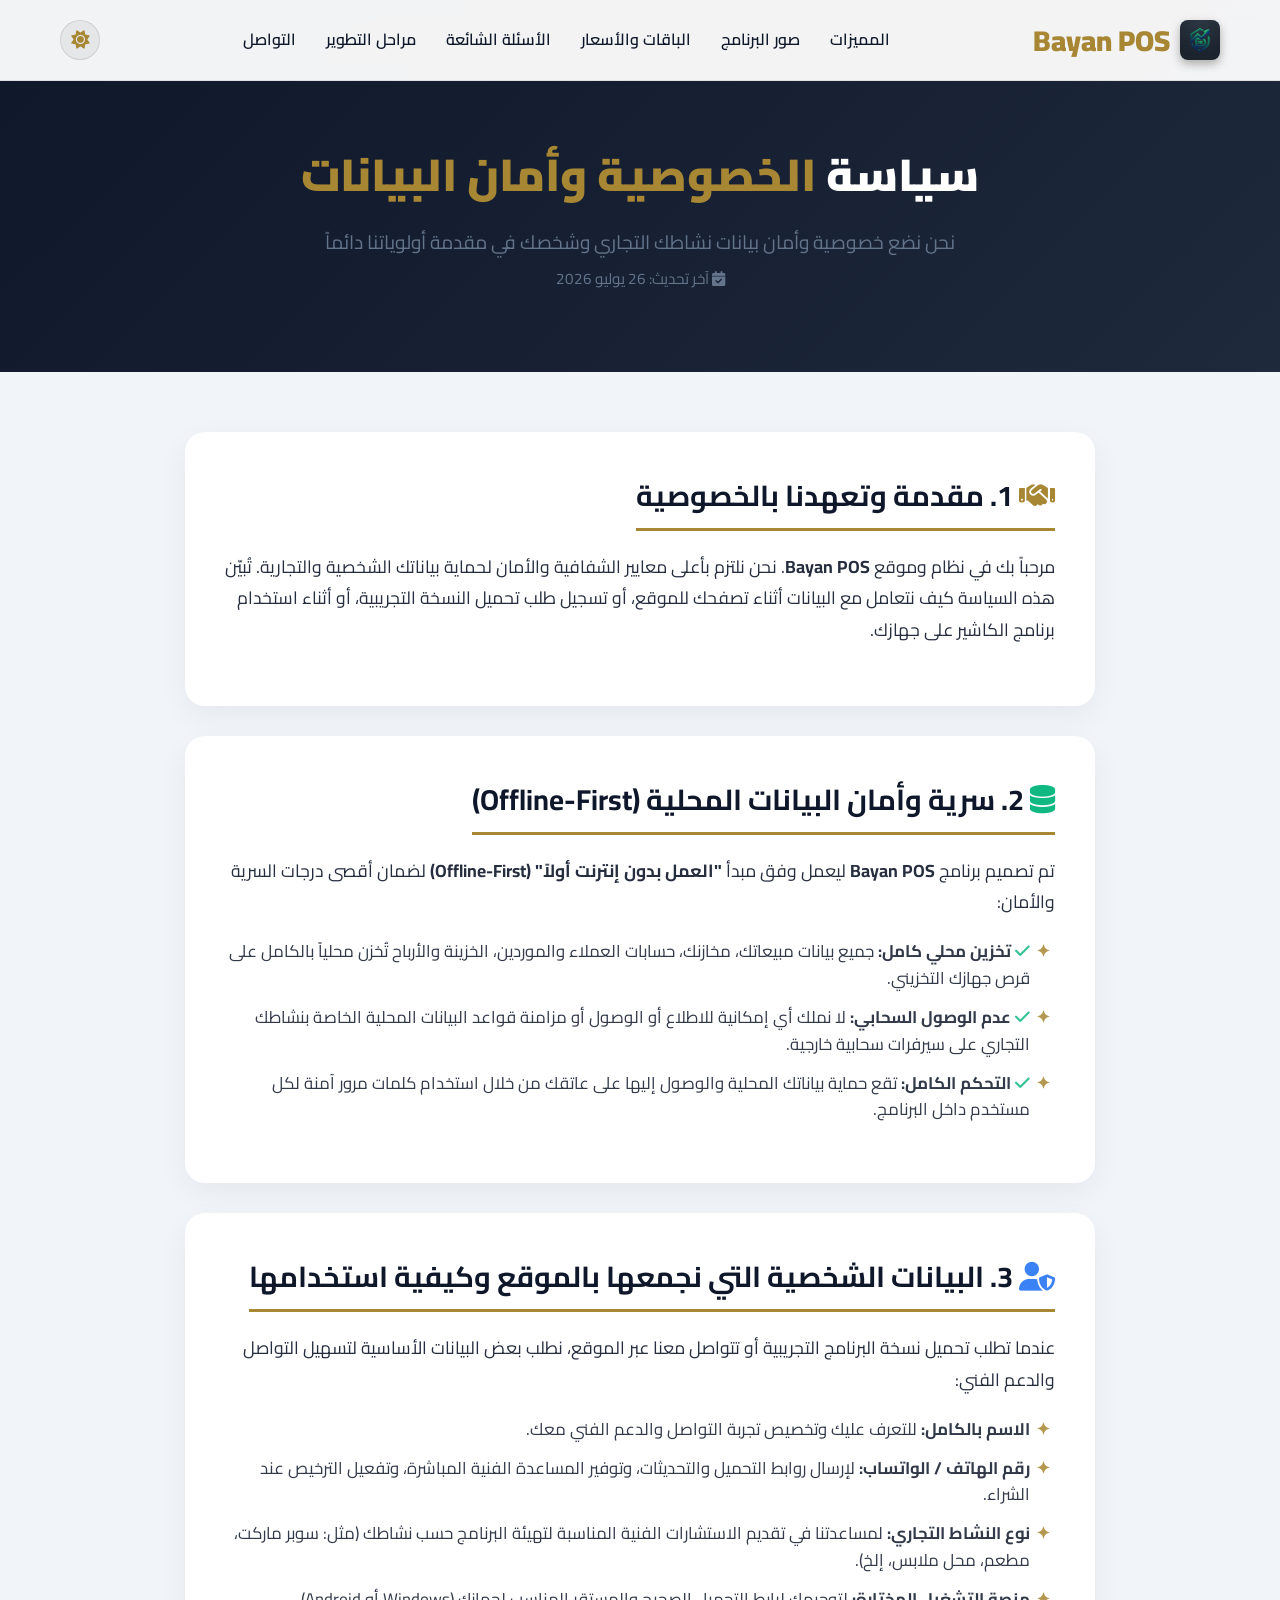
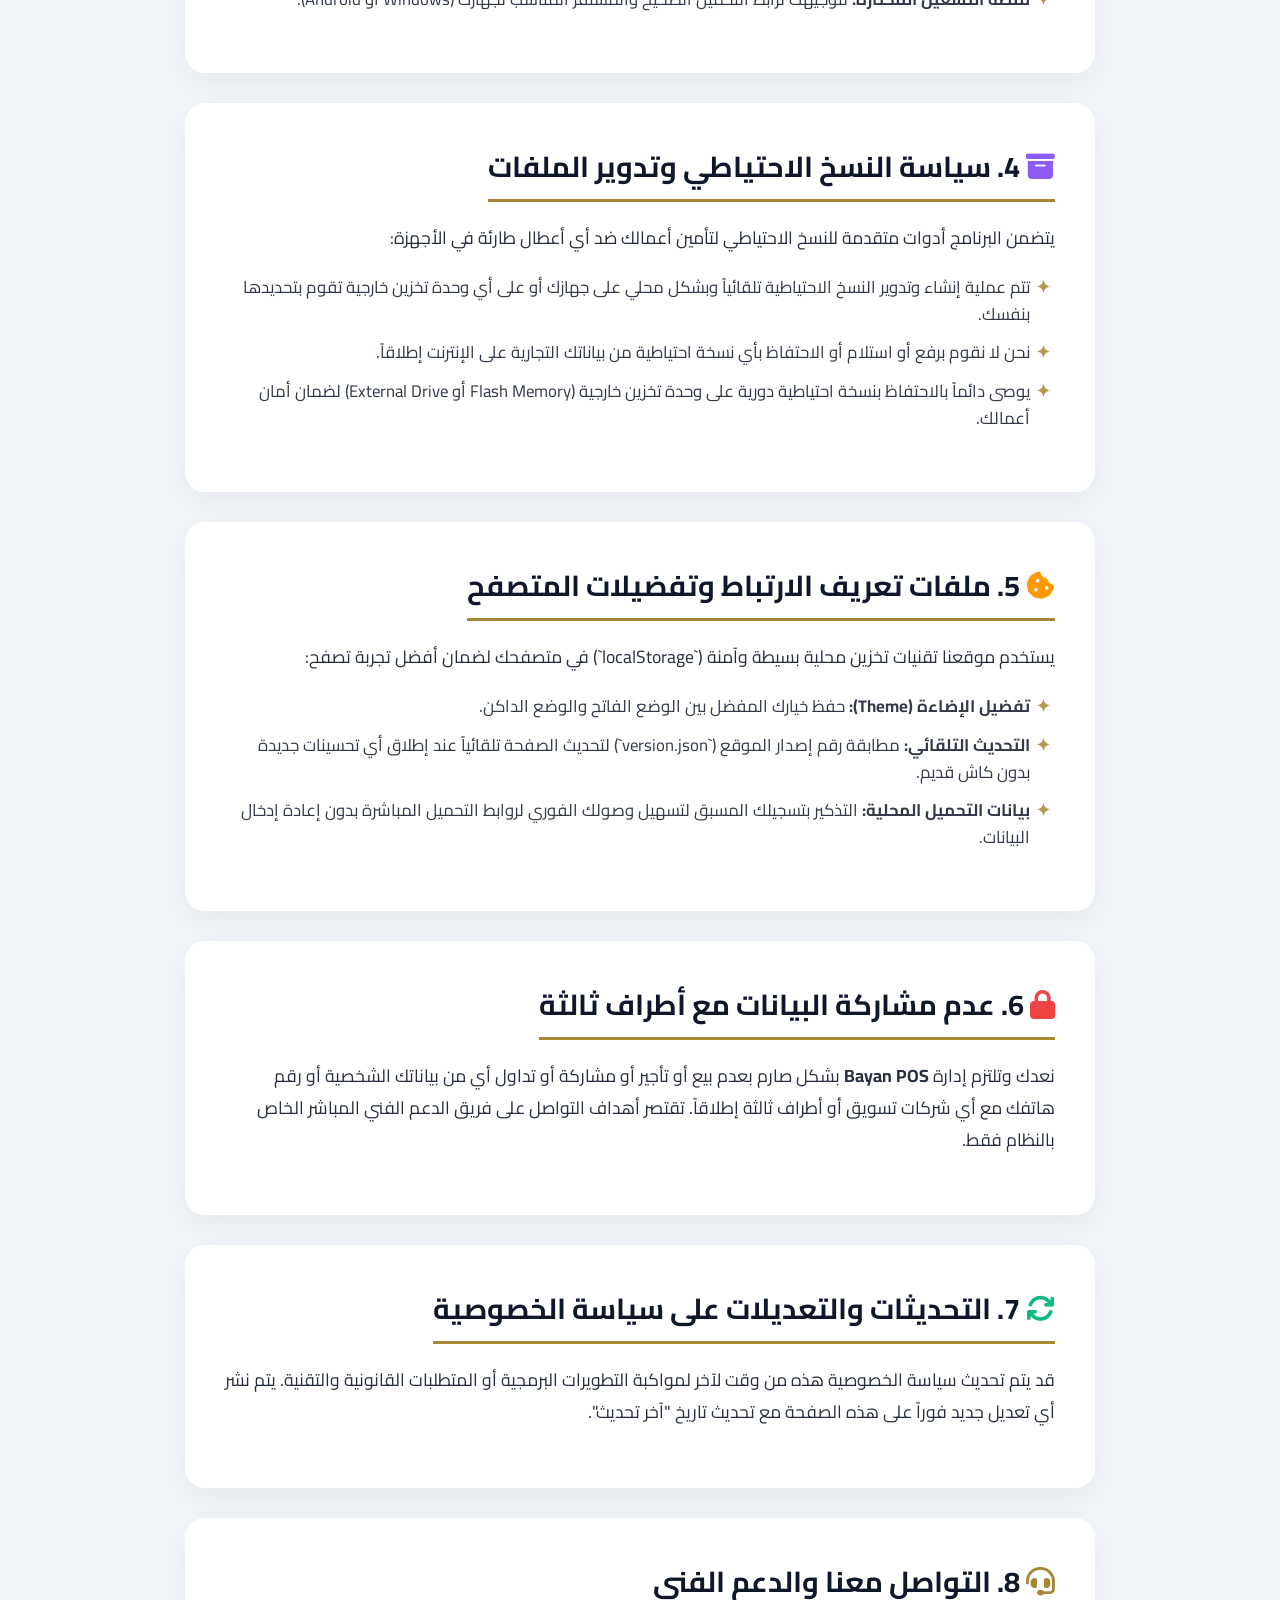
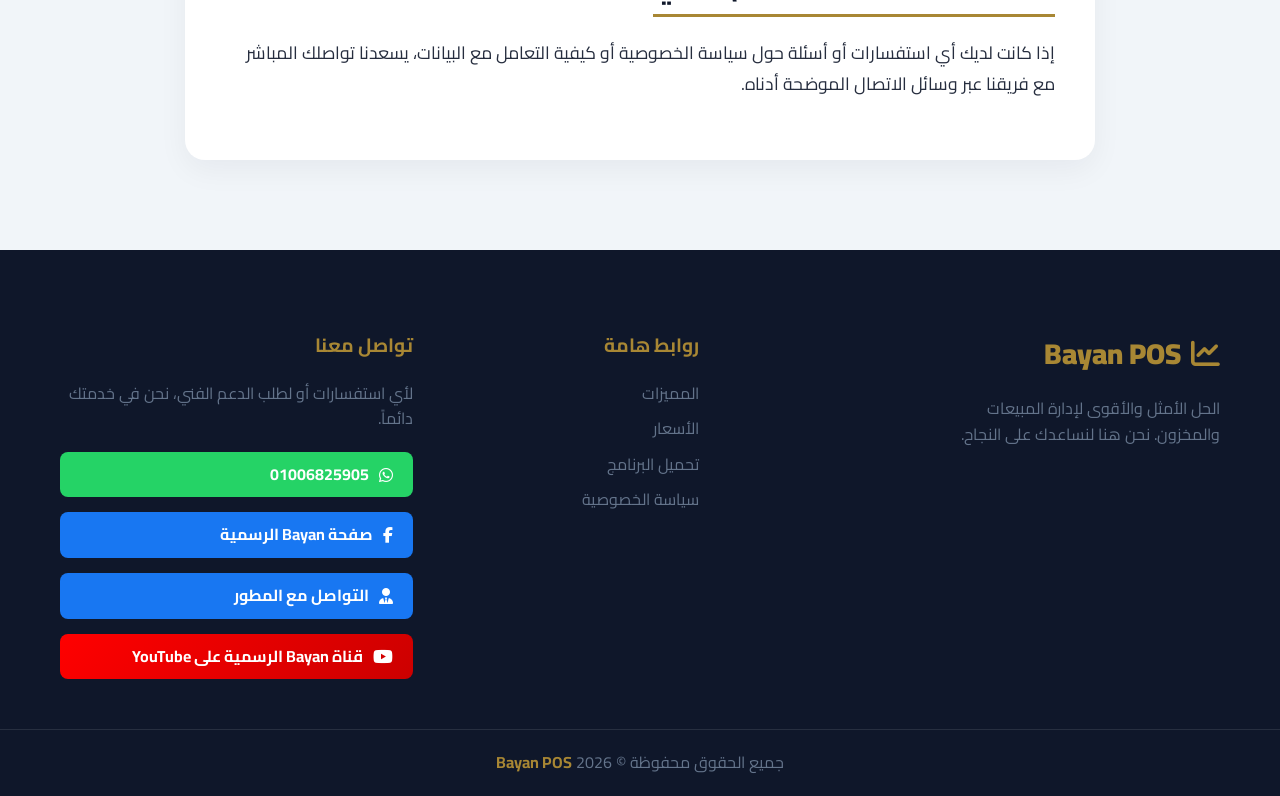
<file: privacy.html>
<!DOCTYPE html>
<html lang="ar" dir="rtl">

<head>
    <meta charset="UTF-8">
    <meta name="viewport" content="width=device-width, initial-scale=1.0">
    <title>سياسة الخصوصية | Bayan POS</title>
    <link rel="stylesheet" href="style.css?v=3">
    <link href="https://fonts.googleapis.com/css2?family=Cairo:wght@400;600;800;900&display=swap" rel="stylesheet">
    <link rel="stylesheet" href="https://cdnjs.cloudflare.com/ajax/libs/font-awesome/6.4.0/css/all.min.css">

    <!-- Google tag (gtag.js) -->
    <script async src="https://www.googletagmanager.com/gtag/js?id=G-M8Q3DVTP42"></script>
    <script>
        window.dataLayer = window.dataLayer || [];
        function gtag(){dataLayer.push(arguments);}
        gtag('js', new Date());

        gtag('config', 'G-M8Q3DVTP42');
    </script>
</head>

<body>
    <!-- Preloader -->
    <div class="preloader" id="preloader">
        <div class="loader-content">
            <img src="images/bayan_logo.png" alt="Bayan POS Logo" class="loader-logo">
            <div class="loader-bar"></div>
        </div>
    </div>

    <!-- Navbar -->
    <nav class="navbar">
        <div class="container nav-container">
            <div class="logo">
                <img src="images/bayan_logo.png" alt="شعار بيان" class="nav-logo-img">
                <span dir="ltr">Bayan <span>POS</span></span>
            </div>
            <ul class="nav-links">
                <li><a href="index.html#features">المميزات</a></li>
                <li><a href="index.html#screens">صور البرنامج</a></li>
                <li><a href="index.html#pricing">الباقات والأسعار</a></li>
                <li><a href="index.html#faq">الأسئلة الشائعة</a></li>
                <li><a href="index.html#roadmap">مراحل التطوير</a></li>
                <li><a href="index.html#contact">التواصل</a></li>
            </ul>
            <div class="nav-actions">
                <button id="themeToggle" class="theme-toggle-btn" title="تغيير وضع الإضاءة">
                    <i class="fa-solid fa-moon"></i>
                </button>
                <div class="mobile-menu-btn">
                    <i class="fa-solid fa-bars"></i>
                </div>
            </div>
        </div>
    </nav>

    <!-- Header Section -->
    <header class="privacy-hero">
        <div class="container">
            <h1>سياسة <span>الخصوصية وأمان البيانات</span></h1>
            <p>نحن نضع خصوصية وأمان بيانات نشاطك التجاري وشخصك في مقدمة أولوياتنا دائماً</p>
            <div class="last-updated"><i class="fa-solid fa-calendar-check"></i> آخر تحديث: 26 يوليو 2026</div>
        </div>
    </header>

    <!-- Content Section -->
    <section class="privacy-content-section">
        <div class="container" style="max-width: 950px;">
            
            <div class="privacy-card">
                <h2><i class="fa-solid fa-handshake" style="color: var(--accent-color);"></i> 1. مقدمة وتعهدنا بالخصوصية</h2>
                <p>مرحباً بك في نظام وموقع <strong>Bayan POS</strong>. نحن نلتزم بأعلى معايير الشفافية والأمان لحماية بياناتك الشخصية والتجارية. تُبيّن هذه السياسة كيف نتعامل مع البيانات أثناء تصفحك للموقع، أو تسجيل طلب تحميل النسخة التجريبية، أو أثناء استخدام برنامج الكاشير على جهازك.</p>
            </div>

            <div class="privacy-card">
                <h2><i class="fa-solid fa-database" style="color: #10b981;"></i> 2. سرية وأمان البيانات المحلية (Offline-First)</h2>
                <p>تم تصميم برنامج <strong>Bayan POS</strong> ليعمل وفق مبدأ <strong>"العمل بدون إنترنت أولاً" (Offline-First)</strong> لضمان أقصى درجات السرية والأمان:</p>
                <ul>
                    <li><i class="fa-solid fa-check" style="color: #10b981;"></i> <strong>تخزين محلي كامل:</strong> جميع بيانات مبيعاتك، مخازنك، حسابات العملاء والموردين، الخزينة والأرباح تُخزن محلياً بالكامل على قرص جهازك التخزيني.</li>
                    <li><i class="fa-solid fa-check" style="color: #10b981;"></i> <strong>عدم الوصول السحابي:</strong> لا نملك أي إمكانية للاطلاع أو الوصول أو مزامنة قواعد البيانات المحلية الخاصة بنشاطك التجاري على سيرفرات سحابية خارجية.</li>
                    <li><i class="fa-solid fa-check" style="color: #10b981;"></i> <strong>التحكم الكامل:</strong> تقع حماية بياناتك المحلية والوصول إليها على عاتقك من خلال استخدام كلمات مرور آمنة لكل مستخدم داخل البرنامج.</li>
                </ul>
            </div>

            <div class="privacy-card">
                <h2><i class="fa-solid fa-user-shield" style="color: #3b82f6;"></i> 3. البيانات الشخصية التي نجمعها بالموقع وكيفية استخدامها</h2>
                <p>عندما تطلب تحميل نسخة البرنامج التجريبية أو تتواصل معنا عبر الموقع، نطلب بعض البيانات الأساسية لتسهيل التواصل والدعم الفني:</p>
                <ul>
                    <li><strong>الاسم بالكامل:</strong> للتعرف عليك وتخصيص تجربة التواصل والدعم الفني معك.</li>
                    <li><strong>رقم الهاتف / الواتساب:</strong> لإرسال روابط التحميل والتحديثات، وتوفير المساعدة الفنية المباشرة، وتفعيل الترخيص عند الشراء.</li>
                    <li><strong>نوع النشاط التجاري:</strong> لمساعدتنا في تقديم الاستشارات الفنية المناسبة لتهيئة البرنامج حسب نشاطك (مثل: سوبر ماركت، مطعم، محل ملابس، إلخ).</li>
                    <li><strong>منصة التشغيل المختارة:</strong> لتوجيهك لرابط التحميل الصحيح والمستقر المناسب لجهازك (Windows أو Android).</li>
                </ul>
            </div>

            <div class="privacy-card">
                <h2><i class="fa-solid fa-box-archive" style="color: #8b5cf6;"></i> 4. سياسة النسخ الاحتياطي وتدوير الملفات</h2>
                <p>يتضمن البرنامج أدوات متقدمة للنسخ الاحتياطي لتأمين أعمالك ضد أي أعطال طارئة في الأجهزة:</p>
                <ul>
                    <li>تتم عملية إنشاء وتدوير النسخ الاحتياطية تلقائياً وبشكل محلي على جهازك أو على أي وحدة تخزين خارجية تقوم بتحديدها بنفسك.</li>
                    <li>نحن لا نقوم برفع أو استلام أو الاحتفاظ بأي نسخة احتياطية من بياناتك التجارية على الإنترنت إطلاقاً.</li>
                    <li>يوصى دائماً بالاحتفاظ بنسخة احتياطية دورية على وحدة تخزين خارجية (Flash Memory أو External Drive) لضمان أمان أعمالك.</li>
                </ul>
            </div>

            <div class="privacy-card">
                <h2><i class="fa-solid fa-cookie-bite" style="color: #ff9800;"></i> 5. ملفات تعريف الارتباط وتفضيلات المتصفح</h2>
                <p>يستخدم موقعنا تقنيات تخزين محلية بسيطة وآمنة (`localStorage`) في متصفحك لضمان أفضل تجربة تصفح:</p>
                <ul>
                    <li><strong>تفضيل الإضاءة (Theme):</strong> حفظ خيارك المفضل بين الوضع الفاتح والوضع الداكن.</li>
                    <li><strong>التحديث التلقائي:</strong> مطابقة رقم إصدار الموقع (`version.json`) لتحديث الصفحة تلقائياً عند إطلاق أي تحسينات جديدة بدون كاش قديم.</li>
                    <li><strong>بيانات التحميل المحلية:</strong> التذكير بتسجيلك المسبق لتسهيل وصولك الفوري لروابط التحميل المباشرة بدون إعادة إدخال البيانات.</li>
                </ul>
            </div>

            <div class="privacy-card">
                <h2><i class="fa-solid fa-lock" style="color: #ef4444;"></i> 6. عدم مشاركة البيانات مع أطراف ثالثة</h2>
                <p>نعدك وتلتزم إدارة <strong>Bayan POS</strong> بشكل صارم بعدم بيع أو تأجير أو مشاركة أو تداول أي من بياناتك الشخصية أو رقم هاتفك مع أي شركات تسويق أو أطراف ثالثة إطلاقاً. تقتصر أهداف التواصل على فريق الدعم الفني المباشر الخاص بالنظام فقط.</p>
            </div>

            <div class="privacy-card">
                <h2><i class="fa-solid fa-arrows-rotate" style="color: #10b981;"></i> 7. التحديثات والتعديلات على سياسة الخصوصية</h2>
                <p>قد يتم تحديث سياسة الخصوصية هذه من وقت لآخر لمواكبة التطويرات البرمجية أو المتطلبات القانونية والتقنية. يتم نشر أي تعديل جديد فوراً على هذه الصفحة مع تحديث تاريخ "آخر تحديث".</p>
            </div>

            <div class="privacy-card">
                <h2><i class="fa-solid fa-headset" style="color: var(--accent-color);"></i> 8. التواصل معنا والدعم الفني</h2>
                <p>إذا كانت لديك أي استفسارات أو أسئلة حول سياسة الخصوصية أو كيفية التعامل مع البيانات، يسعدنا تواصلك المباشر مع فريقنا عبر وسائل الاتصال الموضحة أدناه.</p>
            </div>

        </div>
    </section>

    <!-- Footer & Contact -->
    <footer id="contact">
        <div class="container footer-container">
            <div class="footer-info">
                <div class="logo">
                    <i class="fa-solid fa-chart-line"></i> <span dir="ltr">Bayan <span>POS</span></span>
                </div>
                <p>الحل الأمثل والأقوى لإدارة المبيعات والمخزون. نحن هنا لنساعدك على النجاح.</p>
            </div>
            <div class="footer-links">
                <h3>روابط هامة</h3>
                <ul>
                    <li><a href="index.html#features">المميزات</a></li>
                    <li><a href="index.html#pricing">الأسعار</a></li>
                    <li><a href="index.html#download">تحميل البرنامج</a></li>
                    <li><a href="privacy.html">سياسة الخصوصية</a></li>
                </ul>
            </div>
            <div class="footer-contact">
                <h3>تواصل معنا</h3>
                <p>لأي استفسارات أو لطلب الدعم الفني، نحن في خدمتك دائماً.</p>
                <div class="contact-methods">
                    <a href="https://wa.me/201006825905" target="_blank" class="contact-btn whatsapp">
                        <i class="fa-brands fa-whatsapp"></i> 01006825905
                    </a>
                    <a href="https://www.facebook.com/profile.php?id=61556538642721" target="_blank" class="contact-btn facebook">
                        <i class="fa-brands fa-facebook-f"></i> صفحة Bayan الرسمية
                    </a>
                    <a href="https://www.facebook.com/amr.ehab.359071" target="_blank" class="contact-btn facebook">
                        <i class="fa-solid fa-user-tie"></i> التواصل مع المطور
                    </a>
                    <a href="https://youtube.com/@bayansoftware-i2w?si=Jjs9qe5hh3kz-JUI" target="_blank" class="contact-btn youtube" style="background: linear-gradient(135deg, #ff0000, #cc0000); color: #ffffff;">
                        <i class="fa-brands fa-youtube" style="font-size: 1.1rem;"></i> قناة Bayan الرسمية على YouTube
                    </a>
                </div>
            </div>
        </div>
        <div class="footer-bottom">
            <p>جميع الحقوق محفوظة &copy; 2026 <strong>Bayan POS</strong></p>
        </div>
    </footer>

    <script src="script.js"></script>
</body>

</html>
</file>
<file: style.css>
/* Default Theme (Premium Dark Mode - Black & Gold) */
:root {
    --primary-color: #0c0c0c;      /* Luxury Black */
    --secondary-color: #1a1a1a;    /* Premium Dark Gray */
    --accent-color: #c9a84c;       /* Gold */
    --accent-hover: #e6c86a;       /* Light Gold */
    --text-light: #f8fafc;         /* Light text */
    --text-gray: #a1a1aa;          /* Gray text */
    --bg-color: #070707;           /* Page Background */
    --white: #121212;              /* Card Background */
    --text-dark: #f8fafc;          /* Body text color */
    --navbar-bg: rgba(7, 7, 7, 0.95);
    --border-color: rgba(201, 168, 76, 0.15);
    --footer-bg: #050505;
    --faq-active-bg: #1c1c1c;
    --transition: all 0.3s ease;
}

/* Light Mode Overrides */
body.light-mode {
    --primary-color: #0f172a;      /* Navy Blue */
    --secondary-color: #1e293b;    /* Lighter Navy */
    --accent-color: #a88734;       /* Gold (darker for readability on light bg) */
    --accent-hover: #c9a84c;       /* Light Gold */
    --text-light: #0f172a;         /* Nav links text */
    --text-gray: #64748b;          /* Gray text */
    --bg-color: #f1f5f9;           /* Page Background */
    --white: #ffffff;              /* Card Background */
    --text-dark: #0f172a;          /* Body text color */
    --navbar-bg: rgba(255, 255, 255, 0.95);
    --border-color: rgba(0, 0, 0, 0.08);
    --footer-bg: #0f172a;          /* Keep footer dark for elegance */
    --faq-active-bg: #e2e8f0;
}

* {
    margin: 0;
    padding: 0;
    box-sizing: border-box;
    font-family: 'Cairo', sans-serif;
}

html {
    scroll-behavior: smooth;
}
html, body {
    overflow-x: hidden;
}

body {
    background-color: var(--bg-color);
    color: var(--text-dark);
    line-height: 1.6;
}

.container {
    max-width: 1200px;
    margin: 0 auto;
    padding: 0 20px;
}

/* Typography & Titles */
h1, h2, h3, h4 {
    color: var(--text-dark);
}
.section-title {
    text-align: center;
    margin-bottom: 50px;
}
.section-title h2 {
    font-size: 2.5rem;
    font-weight: 900;
}
.section-title h2 span {
    color: var(--accent-color);
}
.section-title p {
    color: var(--text-gray);
    font-size: 1.1rem;
    margin-top: 10px;
}

/* Buttons */
.btn-primary, .btn-secondary {
    display: inline-flex;
    align-items: center;
    gap: 10px;
    padding: 12px 25px;
    border-radius: 8px;
    font-weight: 700;
    text-decoration: none;
    transition: var(--transition);
    cursor: pointer;
    border: none;
}
.btn-primary {
    background-color: var(--accent-color);
    color: var(--primary-color);
}
.btn-primary:hover {
    background-color: var(--accent-hover);
    transform: translateY(-2px);
    box-shadow: 0 5px 15px rgba(201, 168, 76, 0.4);
}
.btn-secondary {
    background-color: rgba(255,255,255,0.1);
    color: var(--text-light);
    border: 1px solid rgba(255,255,255,0.2);
}
.btn-secondary:hover {
    background-color: rgba(255,255,255,0.2);
    transform: translateY(-2px);
}
.btn-secondary.outline {
    background: transparent;
    color: var(--accent-color);
    border: 2px solid var(--accent-color);
}
.btn-secondary.outline:hover {
    background: var(--accent-color);
    color: var(--primary-color);
}
.btn-large {
    padding: 15px 35px;
    font-size: 1.1rem;
    border-radius: 12px;
}

/* Purple Glow Button */
.btn-purple-glow {
    background: linear-gradient(135deg, #8a2be2, #6a0dad) !important;
    color: #fff !important;
    border: none !important;
    box-shadow: 0 0 15px rgba(138, 43, 226, 0.6), 0 0 30px rgba(138, 43, 226, 0.4) !important;
    animation: purple-pulse 2s infinite !important;
}
.btn-purple-glow:hover {
    box-shadow: 0 0 25px rgba(138, 43, 226, 0.9), 0 0 50px rgba(138, 43, 226, 0.6) !important;
    transform: translateY(-3px) scale(1.05) !important;
}
@keyframes purple-pulse {
    0% { box-shadow: 0 0 15px rgba(138, 43, 226, 0.6); }
    50% { box-shadow: 0 0 30px rgba(138, 43, 226, 0.9), 0 0 40px rgba(138, 43, 226, 0.5); }
    100% { box-shadow: 0 0 15px rgba(138, 43, 226, 0.6); }
}

/* Navbar */
.navbar {
    background-color: var(--navbar-bg);
    backdrop-filter: blur(10px);
    position: absolute;
    width: 100%;
    top: 0;
    z-index: 1000;
    border-bottom: 1px solid var(--border-color);
    transition: var(--transition);
}
.navbar.scrolled {
    box-shadow: 0 4px 20px rgba(0, 0, 0, 0.25);
}
body.light-mode .navbar.scrolled {
    box-shadow: 0 4px 20px rgba(0, 0, 0, 0.08);
}
.nav-container {
    display: flex;
    justify-content: space-between;
    align-items: center;
    height: 80px;
}
.logo {
    font-size: 1.8rem;
    font-weight: 900;
    color: var(--text-dark);
    display: flex;
    align-items: center;
    gap: 10px;
    transition: var(--transition);
}
.logo span {
    color: var(--accent-color);
}
.logo i {
    color: var(--accent-color);
}
.nav-links {
    display: flex;
    list-style: none;
    gap: 30px;
}
.nav-links a {
    color: var(--text-dark);
    text-decoration: none;
    font-weight: 600;
    transition: var(--transition);
}
.nav-links a:hover {
    color: var(--accent-color);
}
.nav-actions {
    display: flex;
    align-items: center;
    gap: 15px;
}
.nav-actions .btn-primary {
    animation: pulse-gold-btn 2s infinite;
}
@keyframes pulse-gold-btn {
    0% { box-shadow: 0 0 0 0 rgba(201, 168, 76, 0.7); }
    70% { box-shadow: 0 0 0 10px rgba(201, 168, 76, 0); }
    100% { box-shadow: 0 0 0 0 rgba(201, 168, 76, 0); }
}

/* Theme Toggle Button */
.theme-toggle-btn {
    width: 40px;
    height: 40px;
    border-radius: 50%;
    background: rgba(255, 255, 255, 0.08);
    border: 1px solid rgba(255, 255, 255, 0.15);
    display: flex;
    align-items: center;
    justify-content: center;
    cursor: pointer;
    color: var(--accent-color);
    font-size: 1.15rem;
    transition: var(--transition);
    outline: none;
}
.theme-toggle-btn:hover {
    background: var(--accent-color);
    color: var(--primary-color);
    transform: rotate(30deg);
    box-shadow: 0 0 10px rgba(201, 168, 76, 0.3);
}
body.light-mode .theme-toggle-btn {
    background: rgba(0, 0, 0, 0.05);
    border: 1px solid rgba(0, 0, 0, 0.1);
    color: var(--accent-color);
}
body.light-mode .theme-toggle-btn:hover {
    background: var(--accent-color);
    color: var(--white);
}

.mobile-menu-btn {
    display: none;
    font-size: 1.5rem;
    color: var(--text-dark);
    cursor: pointer;
    transition: var(--transition);
}
.mobile-menu-btn:hover {
    color: var(--accent-color);
}

/* Hero Section */
.hero {
    background: linear-gradient(135deg, var(--primary-color), var(--secondary-color));
    padding: 180px 0 100px;
    color: var(--text-light);
    overflow: hidden;
    position: relative;
}
.hero::before {
    content: '';
    position: absolute;
    top: -50%;
    left: -50%;
    width: 100%;
    height: 100%;
    background: radial-gradient(circle, rgba(201,168,76,0.15) 0%, transparent 60%);
}
.hero-container {
    display: flex;
    align-items: center;
    gap: 50px;
    position: relative;
    z-index: 1;
}
.hero-content {
    flex: 1;
}
.badge {
    display: inline-block;
    background: rgba(201, 168, 76, 0.2);
    color: var(--accent-hover);
    padding: 6px 15px;
    border-radius: 20px;
    font-size: 0.9rem;
    font-weight: 700;
    margin-bottom: 20px;
    border: 1px solid rgba(201, 168, 76, 0.3);
}
.hero h1 {
    font-size: 3.5rem;
    font-weight: 900;
    line-height: 1.2;
    margin-bottom: 20px;
    color: #ffffff;
}
.hero h1 span {
    color: var(--accent-color);
    display: block;
}
.gold-title {
    color: var(--accent-color);
}
.hero p {
    font-size: 1.2rem;
    color: #cbd5e1;
    margin-bottom: 40px;
    max-width: 90%;
}
.hero-buttons {
    display: flex;
    gap: 20px;
}
.hero-image {
    flex: 1;
}
.glass-mockup {
    background: rgba(255, 255, 255, 0.05);
    border: 1px solid rgba(255, 255, 255, 0.1);
    backdrop-filter: blur(20px);
    border-radius: 20px;
    padding: 15px;
    box-shadow: 0 25px 50px -12px rgba(0, 0, 0, 0.5);
    transform: perspective(1000px) rotateY(-15deg) rotateX(5deg);
    transition: var(--transition);
}
.glass-mockup:hover {
    transform: perspective(1000px) rotateY(-5deg) rotateX(2deg);
}
.glass-mockup img {
    width: 100%;
    border-radius: 10px;
    display: block;
}

/* Features */
.features {
    padding: 100px 0;
    background: var(--white);
}
.features-grid {
    display: grid;
    grid-template-columns: repeat(auto-fit, minmax(300px, 1fr));
    gap: 30px;
}
.feature-card {
    background: var(--bg-color);
    padding: 40px 30px;
    border-radius: 20px;
    transition: var(--transition);
    border: 1px solid rgba(0,0,0,0.05);
}
.feature-card:hover {
    transform: translateY(-10px);
    box-shadow: 0 20px 40px rgba(0,0,0,0.08);
    background: var(--white);
}
.icon-wrapper {
    width: 60px;
    height: 60px;
    background: rgba(201, 168, 76, 0.1);
    border-radius: 15px;
    display: flex;
    align-items: center;
    justify-content: center;
    font-size: 1.5rem;
    color: var(--accent-color);
    margin-bottom: 20px;
    transition: var(--transition);
}
.feature-card:hover .icon-wrapper {
    background: var(--accent-color);
    color: var(--white);
}
.feature-card h3 {
    margin-bottom: 15px;
    font-size: 1.3rem;
}
.feature-card p {
    color: #64748b;
}

/* Video Demo */
.video-demo {
    padding: 80px 0;
    background: var(--bg-color);
}

.video-section-grid {
    display: grid;
    grid-template-columns: 1fr;
    gap: 40px;
    max-width: 1200px;
    margin: 0 auto;
    padding: 0 20px;
}

@media (min-width: 992px) {
    .video-section-grid {
        grid-template-columns: 1.8fr 1fr;
        align-items: start;
        gap: 30px;
    }
}

.video-card {
    background: var(--white);
    border-radius: 24px;
    padding: 24px;
    border: 1px solid var(--border-color);
    box-shadow: 0 10px 30px rgba(0, 0, 0, 0.2);
    display: flex;
    flex-direction: column;
    gap: 20px;
}

.video-card-header h3 {
    font-size: 1.4rem;
    color: var(--text-dark);
    margin-bottom: 8px;
    display: flex;
    align-items: center;
    gap: 10px;
}

.video-card-header h3 i {
    color: var(--accent-color);
}

.video-card-header p {
    font-size: 0.95rem;
    color: var(--text-gray);
    margin: 0;
}

.video-wrapper-new {
    position: relative;
    width: 100%;
    background: #000;
    border-radius: 16px;
    overflow: hidden;
    border: 3px solid var(--border-color);
    box-shadow: 0 15px 35px rgba(0,0,0,0.3);
    transition: transform 0.3s ease, border-color 0.3s ease, box-shadow 0.3s ease;
}

.video-wrapper-new:hover {
    transform: translateY(-4px);
    border-color: var(--accent-color);
    box-shadow: 0 20px 40px rgba(201, 168, 76, 0.25);
}

.landscape-video {
    aspect-ratio: 16 / 9;
}

.portrait-video {
    aspect-ratio: 9 / 16;
    max-width: 320px;
    margin: 0 auto;
}

.video-wrapper-new iframe {
    position: absolute;
    top: 0;
    left: 0;
    width: 100%;
    height: 100%;
    border: none;
}

.video-card-footer {
    text-align: center;
}

.youtube-btn {
    display: inline-flex;
    align-items: center;
    gap: 8px;
    font-size: 0.95rem;
    font-weight: 800;
    padding: 12px 28px;
    border-radius: 25px;
    background: linear-gradient(135deg, #ff0000, #cc0000);
    color: #ffffff !important;
    text-decoration: none;
    box-shadow: 0 4px 15px rgba(255, 0, 0, 0.3);
    transition: transform 0.3s ease, box-shadow 0.3s ease;
}

.youtube-btn:hover {
    transform: scale(1.04);
    box-shadow: 0 6px 20px rgba(255, 0, 0, 0.45);
}

/* Screenshots */
.screens {
    padding: 100px 0;
    background: var(--primary-color);
}
.screens .section-title h2, .screens .section-title p {
    color: var(--text-light);
}
.screens .section-title p { color: var(--text-gray); }
.screens-grid {
    display: grid;
    grid-template-columns: repeat(auto-fit, minmax(300px, 1fr));
    gap: 40px;
}
.screen-card {
    background: rgba(255,255,255,0.05);
    border-radius: 20px;
    overflow: hidden;
    border: 1px solid rgba(255,255,255,0.1);
    transition: var(--transition);
}
.screen-card:hover {
    transform: translateY(-10px);
    border-color: var(--accent-color);
    box-shadow: 0 20px 40px rgba(0,0,0,0.3);
}
.screen-card img {
    width: 100%;
    display: block;
    border-bottom: 1px solid rgba(255,255,255,0.1);
}
.screen-info {
    padding: 25px;
}
.screen-info h4 {
    color: var(--accent-color);
    font-size: 1.2rem;
    margin-bottom: 10px;
}
.screen-info p {
    color: var(--text-gray);
    font-size: 0.95rem;
}

/* Pricing */
.pricing {
    padding: 100px 0;
    background: var(--bg-color);
}
.pricing-grid {
    display: grid;
    grid-template-columns: repeat(auto-fit, minmax(300px, 1fr));
    gap: 30px;
    align-items: center;
}
.price-card {
    background: var(--white);
    padding: 40px;
    border-radius: 20px;
    box-shadow: 0 10px 30px rgba(0,0,0,0.05);
    position: relative;
    border: 1px solid rgba(0,0,0,0.05);
    text-align: center;
    transition: var(--transition);
}
.price-card:hover {
    transform: translateY(-10px);
    box-shadow: 0 20px 40px rgba(0,0,0,0.1);
}
.price-card.popular {
    background: var(--primary-color);
    color: #ffffff;
    transform: scale(1.05);
    border: 1px solid var(--accent-color);
}
.price-card.popular:hover {
    transform: scale(1.05) translateY(-10px);
}
.popular-badge {
    position: absolute;
    top: -15px;
    left: 50%;
    transform: translateX(-50%);
    background: var(--accent-color);
    color: var(--primary-color);
    padding: 5px 20px;
    border-radius: 20px;
    font-weight: bold;
    font-size: 0.9rem;
}
.plan-name {
    font-size: 1.5rem;
    font-weight: 700;
    margin-bottom: 15px;
}
.plan-price {
    font-size: 3rem;
    font-weight: 900;
    color: var(--accent-color);
    margin-bottom: 30px;
}
.price-card:not(.popular) .plan-name { color: var(--text-dark); }
.plan-price span {
    font-size: 1rem;
    color: #64748b;
    font-weight: normal;
    display: block;
}
.price-card.popular .plan-price span { color: #cbd5e1; }
.plan-features {
    list-style: none;
    margin-bottom: 40px;
    text-align: right;
}
.plan-features li {
    margin-bottom: 15px;
    display: flex;
    align-items: center;
    gap: 10px;
    color: var(--text-dark);
    opacity: 0.9;
}
.price-card.popular .plan-features li { color: #f8fafc; }
.plan-features li i {
    color: #22c55e; /* Green check */
}

/* Download CTA */
.download-cta {
    background: linear-gradient(135deg, var(--accent-color), var(--accent-hover));
    padding: 80px 0;
    text-align: center;
    color: #0f172a !important;
}
.cta-content h2 {
    font-size: 2.5rem;
    font-weight: 900;
    margin-bottom: 20px;
    color: #0f172a !important;
}
.cta-content p {
    font-size: 1.2rem;
    margin-bottom: 40px;
    font-weight: 600;
    color: #0f172a !important;
}
.download-btn {
    background: var(--primary-color);
    color: var(--white);
    padding: 15px 40px;
    display: inline-flex;
    align-items: center;
    gap: 15px;
}
.download-btn:hover {
    background: var(--secondary-color);
    box-shadow: 0 10px 20px rgba(0,0,0,0.2);
    color: var(--accent-color);
}
.download-btn i { font-size: 2rem; }
.download-btn span {
    display: flex;
    flex-direction: column;
    text-align: right;
}
.download-btn small {
    font-size: 0.8rem;
    font-weight: 400;
    opacity: 0.8;
}

/* Reviews Section */
.reviews {
    padding: 100px 0;
    background: var(--primary-color);
}
.reviews .section-title h2, .reviews .section-title p {
    color: var(--text-light);
}
.reviews .section-title p { color: var(--text-gray); }
.reviews-grid {
    display: grid;
    grid-template-columns: repeat(auto-fit, minmax(300px, 1fr));
    gap: 30px;
}
.review-card {
    background: rgba(255, 255, 255, 0.05);
    border: 1px solid rgba(255, 255, 255, 0.1);
    padding: 30px;
    border-radius: 20px;
    transition: var(--transition);
    backdrop-filter: blur(10px);
}
.review-card:hover {
    transform: translateY(-5px);
    border-color: var(--accent-color);
    box-shadow: 0 10px 30px rgba(0, 0, 0, 0.3);
}
.review-header {
    display: flex;
    align-items: center;
    gap: 15px;
    margin-bottom: 20px;
}
.reviewer-avatar {
    width: 60px;
    height: 60px;
    border-radius: 50%;
    background: var(--accent-color);
    color: var(--primary-color);
    display: flex;
    align-items: center;
    justify-content: center;
    font-size: 1.5rem;
    font-weight: bold;
}
.reviewer-info h4 {
    color: var(--text-light);
    font-size: 1.1rem;
    margin-bottom: 5px;
}
.reviewer-info .rating {
    color: #fbbf24;
    font-size: 0.9rem;
}
.review-text {
    color: var(--text-gray);
    font-size: 1rem;
    line-height: 1.6;
    font-style: italic;
    position: relative;
    padding-right: 15px;
}
.review-text::before {
    content: '"';
    font-size: 3rem;
    color: rgba(201, 168, 76, 0.2);
    position: absolute;
    top: -20px;
    right: -10px;
    font-family: serif;
}

/* FAQ */
.faq {
    padding: 100px 0;
    background: var(--white);
}
.faq-list {
    max-width: 800px;
    margin: 0 auto;
}
.faq-item {
    border: 1px solid var(--border-color);
    border-radius: 12px;
    margin-bottom: 15px;
    overflow: hidden;
}
.faq-question {
    padding: 20px;
    background: var(--bg-color);
    display: flex;
    justify-content: space-between;
    align-items: center;
    gap: 15px;
    cursor: pointer;
    font-weight: 700;
    transition: var(--transition);
}
.faq-question:hover {
    background: var(--faq-active-bg);
}
.faq-question h3 {
    font-size: 1.1rem;
    margin: 0;
    flex: 1;
    display: flex;
    flex-wrap: wrap;
    align-items: center;
    gap: 10px;
    line-height: 1.6;
}
.faq-question i {
    flex-shrink: 0;
    transition: transform 0.3s ease;
}
.faq-answer {
    padding: 0 20px;
    max-height: 0;
    overflow: hidden;
    opacity: 0;
    visibility: hidden;
    transition: max-height 0.4s cubic-bezier(0.4, 0, 0.2, 1), opacity 0.3s ease, padding 0.3s ease, visibility 0.3s ease;
    background: var(--card-bg);
}
.faq-item.active .faq-answer {
    padding: 18px 20px;
    max-height: 1000px;
    opacity: 1;
    visibility: visible;
}
.faq-item.active .faq-question i {
    transform: rotate(180deg);
}

/* Roadmap / Timeline */
.roadmap {
    padding: 100px 0;
    background: var(--bg-color);
}
.timeline {
    max-width: 800px;
    margin: 50px auto 0;
    position: relative;
    padding-right: 30px;
}
.timeline::before {
    content: '';
    position: absolute;
    top: 0;
    right: 15px;
    height: 100%;
    width: 2px;
    background: rgba(212, 175, 55, 0.2);
}
.timeline-item {
    position: relative;
    margin-bottom: 40px;
    padding-right: 40px;
}
.timeline-item:last-child {
    margin-bottom: 0;
}
.timeline-dot {
    position: absolute;
    top: 0;
    right: 0;
    width: 32px;
    height: 32px;
    background: var(--bg-color);
    border: 2px solid var(--accent-color);
    border-radius: 50%;
    display: flex;
    align-items: center;
    justify-content: center;
    color: var(--accent-color);
    font-size: 0.9rem;
    z-index: 1;
    transition: var(--transition);
}
.timeline-item:hover .timeline-dot {
    background: var(--accent-color);
    color: var(--primary-color);
    box-shadow: 0 0 15px rgba(212, 175, 55, 0.4);
}
.timeline-content {
    background: var(--white);
    padding: 25px;
    border-radius: 12px;
    border: 1px solid var(--border-color);
    box-shadow: 0 5px 15px rgba(0,0,0,0.03);
    transition: var(--transition);
}
.timeline-item:hover .timeline-content {
    transform: translateY(-5px);
    box-shadow: 0 10px 25px rgba(0,0,0,0.08);
    border-color: var(--accent-color);
}
.timeline-date {
    font-size: 0.9rem;
    color: var(--accent-color);
    font-weight: bold;
    margin-bottom: 10px;
    display: inline-block;
    padding: 4px 12px;
    background: rgba(212, 175, 55, 0.1);
    border-radius: 20px;
}
.timeline-content h3 {
    font-size: 1.3rem;
    color: var(--text-dark);
    margin-bottom: 15px;
}
.timeline-content p {
    color: var(--text-gray);
    line-height: 1.7;
    margin-bottom: 20px;
}
.timeline-tags {
    display: flex;
    flex-wrap: wrap;
    gap: 10px;
}
.timeline-tags span {
    font-size: 0.8rem;
    background: var(--bg-color);
    color: var(--text-dark);
    padding: 5px 12px;
    border-radius: 6px;
    border: 1px solid var(--border-color);
}

/* Footer */
footer {
    background: var(--footer-bg);
    color: #cbd5e1;
    padding: 80px 0 20px;
}
.footer-container {
    display: grid;
    grid-template-columns: 2fr 1fr 1.5fr;
    gap: 50px;
    margin-bottom: 50px;
}
.footer-info p {
    color: var(--text-gray);
    margin-top: 20px;
    max-width: 300px;
}
.footer-links h3, .footer-contact h3 {
    color: var(--accent-color);
    margin-bottom: 20px;
    font-size: 1.2rem;
}
.footer-links ul {
    list-style: none;
}
.footer-links li {
    margin-bottom: 10px;
}
.footer-links a {
    color: var(--text-gray);
    text-decoration: none;
    transition: var(--transition);
}
.footer-links a:hover {
    color: var(--accent-color);
    padding-right: 5px;
}
.footer-contact p {
    color: var(--text-gray);
    margin-bottom: 20px;
}
.contact-methods {
    display: flex;
    flex-direction: column;
    gap: 15px;
}
.contact-btn {
    display: inline-flex;
    align-items: center;
    gap: 10px;
    padding: 10px 20px;
    border-radius: 8px;
    color: #ffffff;
    text-decoration: none;
    font-weight: bold;
    transition: var(--transition);
}
.contact-btn.whatsapp {
    background: #25D366;
}
.contact-btn.whatsapp:hover { background: #1ebc5a; transform: translateY(-2px); }
.contact-btn.facebook {
    background: #1877F2;
}
.contact-btn.facebook:hover { background: #166fe5; transform: translateY(-2px); }

.footer-bottom {
    text-align: center;
    padding-top: 20px;
    border-top: 1px solid rgba(255,255,255,0.1);
    color: var(--text-gray);
}
.footer-bottom strong { color: var(--accent-color); }

/* Download Selection */
.download-selection {
    text-align: center;
    padding: 20px 0;
}
.download-selection h4 {
    color: #22c55e;
    font-size: 1.5rem;
    margin-bottom: 10px;
}
.download-selection p {
    color: var(--text-gray);
    margin-bottom: 25px;
}
.platform-buttons {
    display: flex;
    flex-direction: column;
    gap: 15px;
}
.platform-btn {
    display: flex;
    align-items: center;
    justify-content: center;
    gap: 15px;
    padding: 15px 20px;
    border-radius: 12px;
    text-decoration: none;
    font-size: 1.2rem;
    font-weight: bold;
    color: var(--white);
    transition: var(--transition);
}
.platform-btn.windows-btn {
    background: #0078D7;
}
.platform-btn.windows-btn:hover {
    background: #005a9e;
    transform: translateY(-3px);
    box-shadow: 0 10px 20px rgba(0, 120, 215, 0.3);
}
.platform-btn.android-btn {
    background: #3DDC84;
    color: #0f172a;
}
.platform-btn.android-btn:hover {
    background: #2ebd6a;
    transform: translateY(-3px);
    box-shadow: 0 10px 20px rgba(61, 220, 132, 0.3);
}
.platform-btn i {
    font-size: 1.8rem;
}

/* Floating Buttons */
.floating-whatsapp {
    position: fixed;
    bottom: 30px;
    right: 30px;
    width: 60px;
    height: 60px;
    background-color: #25D366;
    color: white;
    border-radius: 50%;
    display: flex;
    align-items: center;
    justify-content: center;
    font-size: 35px;
    box-shadow: 0 4px 15px rgba(37, 211, 102, 0.4);
    z-index: 1000;
    transition: var(--transition);
    text-decoration: none;
    animation: float 3s ease-in-out infinite;
}
.floating-whatsapp:hover {
    background-color: #1ebc5a;
    transform: scale(1.1);
    color: white;
}
.scroll-top-btn {
    position: fixed;
    bottom: 100px;
    right: 30px;
    width: 50px;
    height: 50px;
    background-color: var(--primary-color);
    color: var(--accent-color);
    border: 1px solid var(--accent-color);
    border-radius: 50%;
    display: flex;
    align-items: center;
    justify-content: center;
    font-size: 20px;
    box-shadow: 0 4px 15px rgba(0, 0, 0, 0.3);
    z-index: 1000;
    transition: var(--transition);
    cursor: pointer;
    opacity: 0;
    visibility: hidden;
    transform: translateY(20px);
}
.scroll-top-btn.show {
    opacity: 1;
    visibility: visible;
    transform: translateY(0);
}
.scroll-top-btn:hover {
    background-color: var(--accent-color);
    color: var(--primary-color);
}
@keyframes float {
    0% { transform: translateY(0px); }
    50% { transform: translateY(-10px); }
    100% { transform: translateY(0px); }
}

/* Preloader */
.preloader {
    position: fixed;
    top: 0;
    left: 0;
    width: 100%;
    height: 100%;
    background: var(--bg-color);
    display: flex;
    justify-content: center;
    align-items: center;
    z-index: 99999;
    transition: opacity 0.5s ease, visibility 0.5s ease;
}
.loader-content {
    text-align: center;
    display: flex;
    flex-direction: column;
    align-items: center;
    gap: 20px;
}
.loader-logo {
    width: 200px;
    animation: pulseLogo 1.5s infinite alternate ease-in-out;
}
.loader-bar {
    width: 160px;
    height: 4px;
    background: rgba(201, 168, 76, 0.2);
    border-radius: 4px;
    position: relative;
    overflow: hidden;
}
.loader-bar::after {
    content: '';
    position: absolute;
    top: 0;
    left: 0;
    height: 100%;
    width: 40%;
    background: var(--accent-color);
    border-radius: 4px;
    animation: loaderSweep 1s infinite ease-in-out;
}
@keyframes loaderSweep {
    0% { left: -40%; }
    100% { left: 100%; }
}
@keyframes pulseLogo {
    from { transform: scale(0.95); opacity: 0.8; }
    to { transform: scale(1.05); opacity: 1; }
}

/* Scroll Reveal Animations */
.reveal-up {
    opacity: 0;
    transform: translateY(40px);
    transition: all 0.8s cubic-bezier(0.5, 0, 0, 1);
}
.reveal-up.visible {
    opacity: 1;
    transform: translateY(0);
}

/* Utilities */
.mobile-only {
    display: none !important;
}

/* Responsive */
@media (max-width: 992px) {
    .hero-container {
        flex-direction: column;
        text-align: center;
    }
    .hero-buttons {
        justify-content: center;
    }
    .price-card.popular {
        transform: scale(1);
    }
    .price-card.popular:hover {
        transform: translateY(-10px);
    }
    .footer-container {
        grid-template-columns: 1fr 1fr;
    }
}

@media (max-width: 768px) {
    .features-grid, .screens-grid, .pricing-grid, .faq-grid {
        grid-template-columns: 1fr;
        gap: 20px;
    }
    .mobile-menu-btn {
        display: block;
    }
    .desktop-only {
        display: none !important;
    }
    .mobile-only {
        display: block !important;
    }
    .nav-links {
        display: none;
        flex-direction: column;
        position: fixed;
        top: 70px;
        left: 0;
        right: 0;
        width: 100%;
        background: #0f172a;
        padding: 22px 25px;
        gap: 12px;
        border-bottom: 3px solid var(--accent-color);
        box-shadow: 0 20px 40px rgba(0,0,0,0.5);
        z-index: 999999;
        transition: all 0.3s ease;
    }
    body.light-mode .nav-links {
        background: #ffffff;
        box-shadow: 0 20px 40px rgba(0,0,0,0.15);
    }
    .nav-links.open, .nav-links.active {
        display: flex !important;
        transform: translateY(0) !important;
        opacity: 1 !important;
        visibility: visible !important;
    }
    .hero {
        padding: 120px 0 60px;
    }
    .glass-mockup {
        transform: none;
    }
    .glass-mockup:hover {
        transform: none;
    }
    .hero-buttons {
        flex-direction: column;
        gap: 15px;
    }
    .hero-buttons a {
        width: 100%;
        justify-content: center;
    }
    .hero h1 {
        font-size: 2.2rem;
    }
    .footer-container {
        grid-template-columns: 1fr;
        text-align: center;
    }
    .footer-info p {
        margin: 20px auto;
    }
    .footer-links a:hover {
        padding-right: 0;
    }
}

@media (max-width: 480px) {
    .features-grid, .screens-grid, .pricing-grid, .faq-grid {
        grid-template-columns: 1fr;
    }
    .hero h1 {
        font-size: 1.8rem;
    }
    .section-title h2 {
        font-size: 1.8rem;
    }
    .price-card {
        padding: 30px 20px;
    }
    .hero {
        padding: 100px 0 40px;
    }
}

/* Image Modal (Lightbox) */
.screen-card img { cursor: pointer; }
.image-modal { display: none; position: fixed; z-index: 9999; padding-top: 50px; left: 0; top: 0; width: 100%; height: 100%; overflow: auto; background-color: rgba(15, 23, 42, 0.95); backdrop-filter: blur(5px); }
.modal-content { margin: auto; display: block; max-width: 90%; max-height: 85vh; border-radius: 10px; box-shadow: 0 10px 30px rgba(0,0,0,0.5); animation: zoomIn 0.3s ease; }
@keyframes zoomIn { from { transform: scale(0.9); opacity: 0; } to { transform: scale(1); opacity: 1; } }
.close-modal { position: absolute; top: 15px; right: 35px; color: #f1f1f1; font-size: 40px; font-weight: bold; transition: 0.3s; cursor: pointer; }
.close-modal:hover, .close-modal:focus { color: var(--accent-color); text-decoration: none; cursor: pointer; }

/* Highlighted FAQ */
.faq-item.highlight-faq { border: 1px solid rgba(239, 68, 68, 0.4); box-shadow: 0 0 20px rgba(239, 68, 68, 0.1); }
.faq-item.highlight-faq .faq-question { background: rgba(239, 68, 68, 0.05); }
.badge-important { background-color: #ef4444; color: #fff; font-size: 0.75rem; padding: 3px 10px; border-radius: 20px; margin-right: 15px; font-weight: normal; vertical-align: middle; animation: pulse 2s infinite; }
@keyframes pulse { 0% { box-shadow: 0 0 0 0 rgba(239, 68, 68, 0.7); } 70% { box-shadow: 0 0 0 10px rgba(239, 68, 68, 0); } 100% { box-shadow: 0 0 0 0 rgba(239, 68, 68, 0); } }

/* Logo Image */
.logo { display: flex; align-items: center; gap: 10px; }
.nav-logo-img { height: 40px; width: auto; border-radius: 8px; box-shadow: 0 4px 10px rgba(0,0,0,0.3); }

/* Registration Download Modal */
.download-modal-overlay {
    display: none;
    position: fixed;
    z-index: 20000;
    left: 0;
    top: 0;
    width: 100%;
    height: 100%;
    overflow-y: auto;
    padding: 16px;
    box-sizing: border-box;
    background-color: rgba(10, 14, 26, 0.82);
    backdrop-filter: blur(14px);
    -webkit-backdrop-filter: blur(14px);
    justify-content: center;
    align-items: center;
    animation: fadeIn 0.25s ease-out;
}
@keyframes fadeIn {
    from { opacity: 0; }
    to { opacity: 1; }
}
.download-modal-card {
    background: linear-gradient(150deg, rgba(30, 27, 46, 0.95), rgba(15, 23, 42, 0.98));
    border: 1.5px solid rgba(251, 191, 36, 0.45);
    box-shadow: 0 25px 60px rgba(0, 0, 0, 0.85), 0 0 35px rgba(251, 191, 36, 0.2);
    border-radius: 24px;
    width: 100%;
    max-width: 500px;
    padding: 28px 30px;
    color: #ffffff;
    position: relative;
    box-sizing: border-box;
    animation: modalSlideUp 0.35s cubic-bezier(0.175, 0.885, 0.32, 1.275);
}
@keyframes modalSlideUp {
    from { transform: translateY(25px) scale(0.96); opacity: 0; }
    to { transform: translateY(0) scale(1); opacity: 1; }
}
.download-modal-header {
    display: flex;
    justify-content: space-between;
    align-items: center;
    border-bottom: 1px solid rgba(255, 255, 255, 0.12);
    padding-bottom: 16px;
    margin-bottom: 22px;
}
.download-modal-header h3 {
    margin: 0;
    font-size: 1.25rem;
    font-weight: 900;
    color: #fbbf24;
    text-shadow: 0 2px 10px rgba(251, 191, 36, 0.3);
}
.close-download-modal {
    width: 36px;
    height: 36px;
    border-radius: 50%;
    background: rgba(255, 255, 255, 0.08);
    display: flex;
    align-items: center;
    justify-content: center;
    font-size: 22px;
    font-weight: bold;
    color: #cbd5e1;
    cursor: pointer;
    transition: 0.25s;
    line-height: 1;
}
.close-download-modal:hover {
    background: rgba(239, 68, 68, 0.2);
    color: #ef4444;
    transform: rotate(90deg);
}
.form-group {
    margin-bottom: 18px;
    text-align: right;
}
.form-group label {
    display: block;
    font-weight: 800;
    margin-bottom: 8px;
    font-size: 0.95rem;
    color: #e2e8f0;
}
.input-icon-wrapper {
    position: relative;
    display: flex;
    align-items: center;
}
.input-icon-wrapper .input-icon {
    position: absolute;
    right: 14px;
    color: #fbbf24;
    font-size: 1.1rem;
    pointer-events: none;
    z-index: 2;
    transition: 0.3s;
}
.input-icon-wrapper input, .input-icon-wrapper select {
    width: 100%;
    padding: 13px 44px 13px 14px;
    border-radius: 14px;
    border: 1.5px solid rgba(255, 255, 255, 0.18);
    background: rgba(15, 23, 42, 0.75);
    color: #ffffff;
    font-size: 0.98rem;
    font-family: 'Cairo', sans-serif;
    transition: all 0.3s cubic-bezier(0.4, 0, 0.2, 1);
    outline: none;
    box-sizing: border-box;
    appearance: none;
    -webkit-appearance: none;
}
.input-icon-wrapper select {
    cursor: pointer;
    background-image: url("data:image/svg+xml;charset=UTF-8,%3csvg xmlns='http://www.w3.org/2000/svg' viewBox='0 0 24 24' fill='none' stroke='%23fbbf24' stroke-width='2.5' stroke-linecap='round' stroke-linejoin='round'%3e%3cpolyline points='6 9 12 15 18 9'%3e%3c/polyline%3e%3c/svg%3e");
    background-repeat: no-repeat;
    background-position: left 14px center;
    background-size: 16px;
}
.input-icon-wrapper input::placeholder {
    color: #64748b;
    font-size: 0.9rem;
}
.input-icon-wrapper input:focus, .input-icon-wrapper select:focus {
    border-color: #fbbf24;
    background: rgba(30, 41, 59, 0.9);
    box-shadow: 0 0 20px rgba(251, 191, 36, 0.3);
}
.input-icon-wrapper select option {
    background: #0f172a;
    color: #ffffff;
    padding: 12px;
}
.submit-download-btn {
    width: 100%;
    padding: 14px;
    border-radius: 14px;
    font-weight: 900;
    font-size: 1.05rem;
    cursor: pointer;
    border: none;
    background: linear-gradient(135deg, #10b981, #059669);
    color: #ffffff;
    box-shadow: 0 8px 25px rgba(16, 185, 129, 0.4);
    transition: all 0.3s ease;
    display: inline-flex;
    align-items: center;
    justify-content: center;
    gap: 10px;
    font-family: 'Cairo', sans-serif;
    margin-top: 6px;
}
.submit-download-btn:hover {
    transform: translateY(-2px);
    box-shadow: 0 12px 30px rgba(16, 185, 129, 0.6);
    background: linear-gradient(135deg, #34d399, #10b981);
}
@media (max-width: 576px) {
    .download-modal-card {
        padding: 22px 18px;
        border-radius: 20px;
    }
    .download-modal-header h3 {
        font-size: 1.1rem;
    }
    .input-icon-wrapper input, .input-icon-wrapper select {
        padding: 12px 40px 12px 12px;
        font-size: 0.92rem;
    }
    .submit-download-btn {
        padding: 13px;
        font-size: 0.98rem;
    }
}
.download-selection h4 {
    font-size: 1.2rem;
    color: #22c55e;
    margin-bottom: 10px;
}
.download-selection p {
    color: #cbd5e1;
    margin-bottom: 20px;
    font-size: 0.95rem;
}
.platform-buttons {
    display: flex;
    flex-direction: column;
    gap: 10px;
}
.platform-buttons a:hover {
    background: rgba(255, 255, 255, 0.1) !important;
    border-color: var(--accent-color) !important;
    transform: translateY(-2px);
}

/* Privacy Policy Page Styles */
.privacy-hero {
    background: linear-gradient(135deg, var(--primary-color), var(--secondary-color));
    color: var(--text-light);
    padding: 140px 0 80px 0;
    text-align: center;
}
.privacy-hero h1 {
    color: var(--white);
    font-size: 2.8rem;
    font-weight: 900;
    margin-bottom: 15px;
}
.privacy-hero h1 span {
    color: var(--accent-color);
}
.privacy-hero p {
    color: var(--text-gray);
    font-size: 1.2rem;
}
.privacy-content-section {
    padding: 60px 0;
    background-color: var(--bg-color);
}
.privacy-card {
    background: var(--white);
    border-radius: 20px;
    padding: 40px;
    box-shadow: 0 10px 30px rgba(15, 23, 42, 0.05);
    margin-bottom: 30px;
}
.privacy-card h2 {
    font-size: 1.8rem;
    color: var(--text-dark);
    margin-bottom: 20px;
    border-bottom: 3px solid var(--accent-color);
    padding-bottom: 10px;
    display: inline-block;
}
.privacy-card p {
    font-size: 1.1rem;
    color: var(--text-dark);
    opacity: 0.9;
    line-height: 1.8;
    margin-bottom: 20px;
}
.privacy-card ul {
    list-style-type: none;
    padding-right: 25px;
    margin-bottom: 20px;
}
.privacy-card ul li {
    font-size: 1.05rem;
    color: var(--text-dark);
    opacity: 0.85;
    margin-bottom: 12px;
    position: relative;
}
.privacy-card ul li::before {
    content: "✦";
    position: absolute;
    right: -20px;
    color: var(--accent-color);
    font-weight: bold;
}
.last-updated {
    font-size: 0.95rem;
    color: var(--text-gray);
    margin-top: 10px;
}

/* Announcement Bar */
.announcement-bar {
    background-color: var(--accent-color);
    color: var(--primary-color);
    text-align: center;
    padding: 6px 10px;
    font-size: 0.9rem;
    font-weight: 800;
    z-index: 2001;
    position: fixed;
    width: 100%;
    top: 0;
    left: 0;
    height: 36px;
    display: flex;
    justify-content: center;
    align-items: center;
    gap: 8px;
    direction: rtl;
    box-shadow: 0 2px 10px rgba(0, 0, 0, 0.1);
}
.announcement-bar i {
    animation: firePulse 1.5s infinite;
}
@keyframes firePulse {
    0% { transform: scale(1); filter: drop-shadow(0 0 2px rgba(239, 68, 68, 0.5)); }
    50% { transform: scale(1.25); filter: drop-shadow(0 0 8px rgba(239, 68, 68, 0.9)); }
    100% { transform: scale(1); filter: drop-shadow(0 0 2px rgba(239, 68, 68, 0.5)); }
}


/* ================================================
   ROADMAP TIMELINE ACCORDION - Collapsible
   ================================================ */
.timeline-header {
    display: flex;
    align-items: center;
    justify-content: space-between;
    gap: 10px;
    cursor: pointer;
    user-select: none;
    padding: 4px 0;
}
.timeline-header:hover .timeline-toggle-btn {
    opacity: 0.8;
}
.timeline-toggle-btn {
    width: 32px;
    height: 32px;
    min-width: 32px;
    border-radius: 50%;
    background: rgba(255, 255, 255, 0.07);
    border: 1px solid rgba(255, 255, 255, 0.15);
    display: flex;
    align-items: center;
    justify-content: center;
    font-size: 0.85rem;
    transition: transform 0.35s ease, background 0.25s;
    color: var(--accent-color);
}
.timeline-toggle-btn i {
    transition: transform 0.35s cubic-bezier(0.4, 0, 0.2, 1);
}
.collapsible-timeline.open .timeline-toggle-btn i {
    transform: rotate(180deg);
}
.timeline-details {
    overflow: hidden;
    max-height: 0;
    opacity: 0;
    transition: max-height 0.45s cubic-bezier(0.4, 0, 0.2, 1),
                opacity 0.35s ease;
}
.collapsible-timeline.open .timeline-details {
    max-height: 1000px;
    opacity: 1;
}


/* ================================================
   MOBILE RESPONSIVE - Optimized for Android Phones
   ================================================ */

/* Announcement Bar - Mobile */
@media (max-width: 768px) {
    .announcement-bar {
        font-size: 0.78rem;
        padding: 5px 8px;
        height: auto;
        min-height: 36px;
        flex-wrap: wrap;
        gap: 4px;
        text-align: center;
    }

    /* Navbar */
    .navbar {
        position: fixed;
    }
    .nav-links {
        display: none;
        flex-direction: column;
        position: fixed;
        top: 70px;
        right: 0;
        left: 0;
        background: #0f172a;
        padding: 22px 25px;
        gap: 10px;
        border-bottom: 3px solid var(--accent-color);
        box-shadow: 0 20px 40px rgba(0,0,0,0.5);
        z-index: 999999;
    }
    body.light-mode .nav-links {
        background: #ffffff;
        box-shadow: 0 20px 40px rgba(0,0,0,0.15);
    }
    .nav-links.open {
        display: flex !important;
    }
    .nav-links a {
        font-size: 1.1rem;
        font-weight: 800;
        padding: 12px 15px;
        border-radius: 10px;
        color: #ffffff !important;
        background: rgba(255,255,255,0.06);
        border-bottom: none;
        text-align: right;
        transition: 0.2s;
    }
    body.light-mode .nav-links a {
        color: #0f172a !important;
        background: rgba(0,0,0,0.04);
    }
    .mobile-menu-btn {
        display: flex !important;
        align-items: center;
        justify-content: center;
        cursor: pointer;
        font-size: 1.5rem;
        color: var(--text-dark);
        padding: 8px 12px;
        border-radius: 10px;
        border: 1px solid var(--border-color);
        background: rgba(16, 185, 129, 0.1);
        z-index: 1000000;
    }

    /* Hero Section */
    .hero {
        padding-top: 120px;
        padding-bottom: 60px;
    }
    .hero-container {
        flex-direction: column;
        text-align: center;
        gap: 30px;
    }
    .hero-content {
        order: 1;
    }
    .hero-image {
        order: 2;
        width: 100%;
    }
    .hero-image img {
        width: 100%;
        max-width: 380px;
        margin: 0 auto;
        display: block;
    }
    .hero-content h1 {
        font-size: 1.9rem;
        line-height: 1.3;
    }
    .hero-content p {
        font-size: 1rem;
    }
    .hero-buttons {
        flex-direction: column;
        align-items: center;
        gap: 12px;
    }
    .hero-buttons a {
        width: 100%;
        max-width: 320px;
        justify-content: center;
        font-size: 1rem;
    }
    .badge {
        font-size: 0.78rem;
        padding: 5px 12px;
        text-align: center;
        display: inline-block;
    }
    .hero-stats {
        flex-wrap: wrap;
        justify-content: center;
        gap: 12px;
    }

    /* Section Titles */
    .section-title h2 {
        font-size: 1.75rem;
    }
    .section-title p {
        font-size: 0.95rem;
    }

    /* Features */
    .features-grid {
        grid-template-columns: 1fr;
        gap: 16px;
    }
    .feature-card {
        padding: 20px;
    }

    /* Screenshots */
    .screens-grid {
        grid-template-columns: 1fr 1fr;
        gap: 12px;
    }

    /* Pricing */
    .pricing-grid {
        grid-template-columns: 1fr;
        gap: 20px;
    }
    .price-card.popular {
        transform: none;
    }

    /* FAQ */
    .faq-question {
        font-size: 0.95rem;
        padding: 14px 16px;
    }
    .faq-answer {
        font-size: 0.9rem;
        padding: 0 16px;
        max-height: 0;
        opacity: 0;
        visibility: hidden;
        overflow: hidden;
    }
    .faq-item.active .faq-answer {
        padding: 14px 16px 18px;
        max-height: 1000px;
        opacity: 1;
        visibility: visible;
    }

    /* Roadmap Timeline */
    .roadmap {
        padding: 60px 0;
    }
    .timeline {
        padding-right: 20px;
        margin-top: 30px;
    }
    .timeline::before {
        right: 10px;
    }
    .timeline-item {
        padding-right: 30px;
    }
    .timeline-dot {
        width: 26px;
        height: 26px;
        font-size: 0.75rem;
    }
    .timeline-content {
        padding: 15px;
    }
    .timeline-header h3 {
        font-size: 1.05rem !important;
    }
    .timeline-date {
        font-size: 0.8rem;
    }
    .timeline-tags {
        gap: 6px;
    }
    .timeline-tags span {
        font-size: 0.72rem;
        padding: 4px 8px;
    }

    /* Footer */
    .footer-container {
        grid-template-columns: 1fr;
        gap: 30px;
    }
    footer {
        padding: 50px 0 20px;
    }

    /* Download Modal */
    .download-modal-card {
        width: 95%;
        padding: 20px;
        max-height: 92vh;
        overflow-y: auto;
    }
    .download-modal-header h3 {
        font-size: 1.15rem;
    }

    /* Top Announcement Bar */
    .top-announcement-bar {
        flex-direction: column;
        font-size: 0.8rem;
        padding: 8px 12px;
        gap: 6px;
        text-align: center;
    }
    .top-announcement-bar a {
        width: auto;
    }

    /* Reviews */
    .reviews-grid {
        grid-template-columns: 1fr;
    }

    /* CTA Section */
    .cta-content h2 {
        font-size: 1.7rem;
    }
    .cta-content p {
        font-size: 1rem;
    }
    .download-btn span {
        font-size: 0.9rem;
    }

    /* Platform Buttons */
    .platform-btn {
        font-size: 1rem;
        padding: 12px 15px;
    }

    /* Scroll to Top Button */
    #scrollTopBtn {
        bottom: 15px;
        left: 15px;
        width: 42px;
        height: 42px;
        font-size: 1rem;
    }
}

/* Extra Small Phones (360px and below) */
@media (max-width: 400px) {
    .hero-content h1 {
        font-size: 1.55rem;
    }
    .section-title h2 {
        font-size: 1.5rem;
    }
    .screens-grid {
        grid-template-columns: 1fr;
    }
    .hero-buttons a {
        font-size: 0.9rem;
        padding: 12px 20px;
    }
    .badge {
        font-size: 0.72rem;
    }
}

/* Tablet (769px - 1024px) */
@media (min-width: 769px) and (max-width: 1024px) {
    .hero-content h1 {
        font-size: 2.2rem;
    }
    .features-grid {
        grid-template-columns: repeat(2, 1fr);
    }
    .footer-container {
        grid-template-columns: 1fr 1fr;
        gap: 30px;
    }
    .pricing-grid {
        grid-template-columns: repeat(2, 1fr);
    }
    .nav-links {
        gap: 18px;
    }
}

/* Premium Ultra-Modern Hero Badge (Apple/Linear Shimmer Style) */
.hero-badge-v2 {
    display: inline-flex;
    align-items: center;
    gap: 12px;
    padding: 6px 18px 6px 8px;
    border-radius: 50px;
    background: rgba(18, 18, 18, 0.7);
    border: 1px solid rgba(255, 255, 255, 0.14);
    box-shadow: 0 8px 32px rgba(0, 0, 0, 0.25), inset 0 1px 0 rgba(255, 255, 255, 0.15);
    backdrop-filter: blur(16px);
    -webkit-backdrop-filter: blur(16px);
    transition: all 0.35s cubic-bezier(0.16, 1, 0.3, 1);
    position: relative;
    overflow: hidden;
    margin-bottom: 24px;
    cursor: default;
    user-select: none;
}

body.light-mode .hero-badge-v2 {
    background: rgba(255, 255, 255, 0.88);
    border-color: rgba(16, 185, 129, 0.35);
    box-shadow: 0 8px 25px rgba(16, 185, 129, 0.15), 0 2px 8px rgba(0, 0, 0, 0.04);
}

/* Shimmer Light Reflection Pass */
.hero-badge-v2::before {
    content: '';
    position: absolute;
    top: 0;
    left: -100%;
    width: 60%;
    height: 100%;
    background: linear-gradient(90deg, transparent, rgba(255, 255, 255, 0.3), transparent);
    transform: skewX(-20deg);
    animation: badgeShimmerPass 3.5s infinite;
}

@keyframes badgeShimmerPass {
    0% { left: -100%; }
    30% { left: 200%; }
    100% { left: 200%; }
}

.hero-badge-v2:hover {
    transform: translateY(-2px) scale(1.02);
    border-color: rgba(16, 185, 129, 0.6);
    box-shadow: 0 12px 35px rgba(16, 185, 129, 0.28);
}

.hero-badge-v2 .badge-chip {
    background: linear-gradient(135deg, #10b981, #059669);
    color: #ffffff;
    font-size: 0.82rem;
    font-weight: 900;
    padding: 4px 12px;
    border-radius: 20px;
    display: flex;
    align-items: center;
    gap: 6px;
    box-shadow: 0 2px 10px rgba(16, 185, 129, 0.35);
}

.hero-badge-v2 .badge-chip .chip-dot {
    width: 7px;
    height: 7px;
    background-color: #ffffff;
    border-radius: 50%;
    animation: chipPulse 1.2s infinite alternate;
}

@keyframes chipPulse {
    0% { opacity: 0.4; transform: scale(0.8); }
    100% { opacity: 1; transform: scale(1.2); }
}

.hero-badge-v2 .badge-text {
    font-size: 0.92rem;
    font-weight: 800;
    color: var(--text-dark);
    display: flex;
    align-items: center;
    gap: 6px;
}

body.light-mode .hero-badge-v2 .badge-text {
    color: #0f172a;
}

.hero-badge-v2 .badge-date {
    font-size: 0.83rem;
    color: #d97706;
    font-weight: 800;
    background: rgba(245, 158, 11, 0.12);
    padding: 3px 10px;
    border-radius: 14px;
    border: 1px solid rgba(245, 158, 11, 0.3);
    display: flex;
    align-items: center;
    gap: 4px;
}

body:not(.light-mode) .hero-badge-v2 .badge-date {
    color: #fbbf24;
    background: rgba(251, 191, 36, 0.12);
    border-color: rgba(251, 191, 36, 0.3);
}

body.light-mode .timeline-details p,
body.light-mode .timeline-details ul,
body.light-mode .timeline-details li {
    color: #1e293b !important;
}

body:not(.light-mode) .timeline-details p,
body:not(.light-mode) .timeline-details ul,
body:not(.light-mode) .timeline-details li {
    color: #cbd5e1 !important;
}

body:not(.light-mode) .timeline-details div[style*="background: rgba("] {
    background: rgba(255, 255, 255, 0.04) !important;
    border-color: rgba(255, 255, 255, 0.1) !important;
}

body:not(.light-mode) .timeline-details h4 {
    color: #38bdf8 !important;
}

/* Mobile Optimization Refinements for Android & Mobile Browsers */
@media (max-width: 768px) {
    .hero-badge-v2 {
        padding: 8px 12px;
        gap: 6px;
        width: 100%;
        justify-content: center;
        border-radius: 20px;
        flex-wrap: wrap;
        text-align: center;
    }
    .hero-badge-v2 .badge-text {
        font-size: 0.8rem;
    }
    .hero-badge-v2 .badge-chip {
        font-size: 0.72rem;
        padding: 3px 8px;
    }
    .hero-badge-v2 .badge-date {
        font-size: 0.75rem;
        padding: 2px 7px;
    }
    .hero-buttons {
        width: 100%;
    }
    .hero-buttons a, .cta-buttons a {
        width: 100% !important;
        justify-content: center !important;
        padding: 12px 16px !important;
    }
    .shorts-wrapper {
        max-width: 92% !important;
        height: auto !important;
        aspect-ratio: 9/16 !important;
        max-height: 70vh !important;
    }
    .download-modal-card {
        padding: 22px 16px;
        border-radius: 20px;
    }
    /* FAQ Mobile Responsiveness */
    .faq-list {
        padding: 0;
        width: 100%;
    }
    .faq-item {
        margin-bottom: 12px;
        border-radius: 12px;
        box-sizing: border-box;
    }
    .faq-question {
        padding: 14px 14px;
        gap: 10px;
        align-items: flex-start;
    }
    .faq-question h3 {
        font-size: 0.95rem;
        line-height: 1.65;
        flex-direction: column;
        align-items: flex-start;
        gap: 6px;
        width: 100%;
        word-break: break-word;
    }
    .faq-question i {
        margin-top: 4px;
        font-size: 0.95rem;
    }
    .badge-important {
        display: inline-flex !important;
        align-items: center;
        margin-top: 4px;
        font-size: 0.75rem !important;
        padding: 3px 10px !important;
        border-radius: 8px !important;
        white-space: normal;
        max-width: max-content;
    }
    .faq-answer {
        background: var(--card-bg);
    }
    .faq-answer p {
        font-size: 0.9rem !important;
        line-height: 1.65 !important;
    }
    .faq-item.active .faq-answer {
        padding: 14px 14px;
    }

    /* تحسينات الأندرويد والشاشات الصغيرة Mobile Optimization */
    #androidUnavailableModal > div {
        padding: 20px 16px !important;
        border-radius: 18px !important;
        max-height: 90vh !important;
        overflow-y: auto !important;
    }
    #androidUnavailableModal div[style*="display:flex; align-items:center; gap:24px;"] {
        flex-direction: column !important;
        align-items: center !important;
        gap: 15px !important;
    }
    #androidUnavailableModal div[style*="width:1px;"] {
        display: none !important;
    }
    #androidUnavailableModal div[style*="text-align:center; flex-shrink:0;"] {
        min-width: 100% !important;
    }
    .video-card-item {
        flex: 1 1 100% !important;
        max-width: 100% !important;
    }
    .hero h1 {
        font-size: 1.8rem !important;
        line-height: 1.4 !important;
    }
    .container {
        padding-left: 15px !important;
        padding-right: 15px !important;
    }
}
</file>
